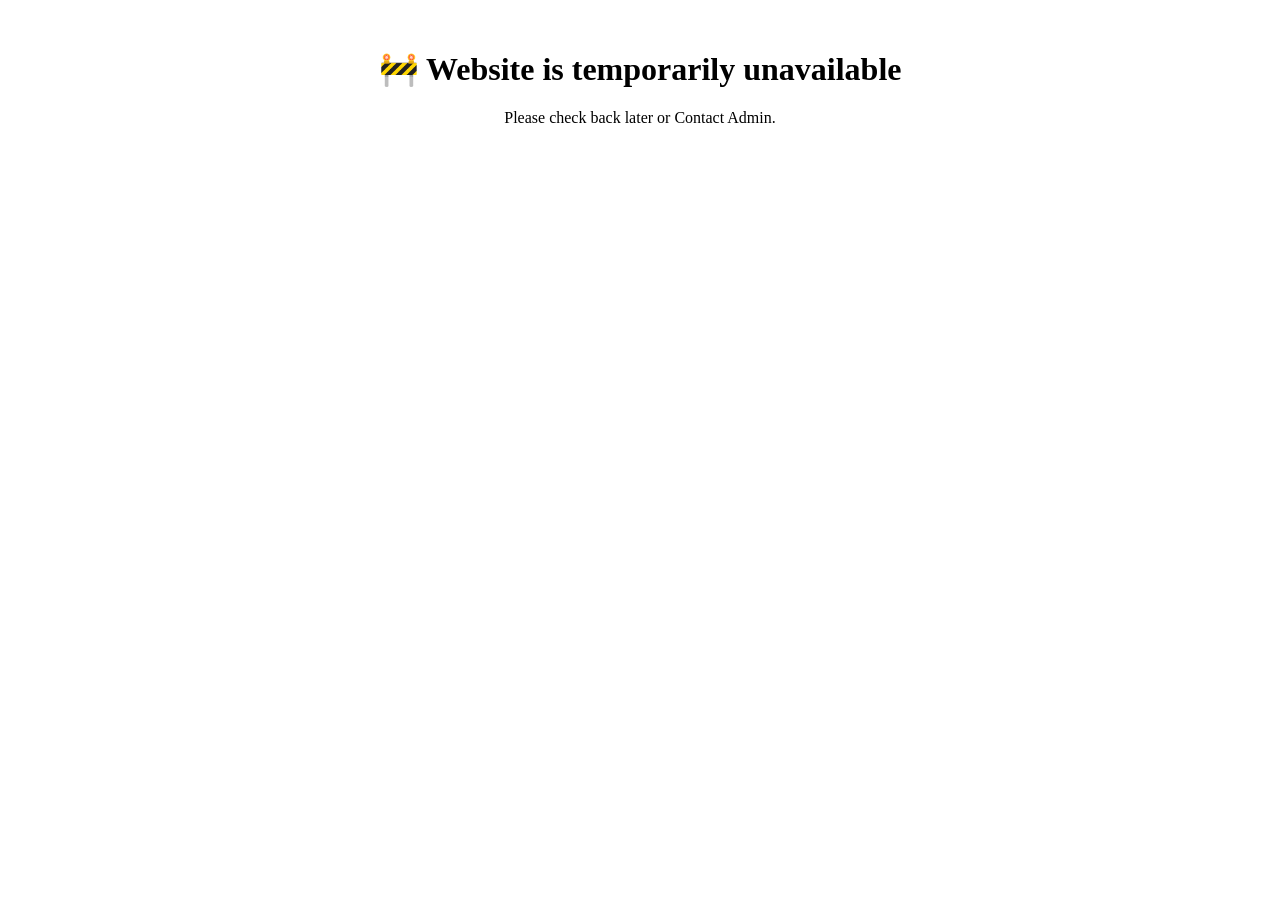
<file: index.html>
<!DOCTYPE html>
<html>
<head>
  <title>Site Offline</title>
</head>
<body style="text-align:center; margin-top:50px;">
  <h1>🚧 Website is temporarily unavailable</h1>
  <p>Please check back later or Contact Admin.</p>
</body>
</html>
</file>
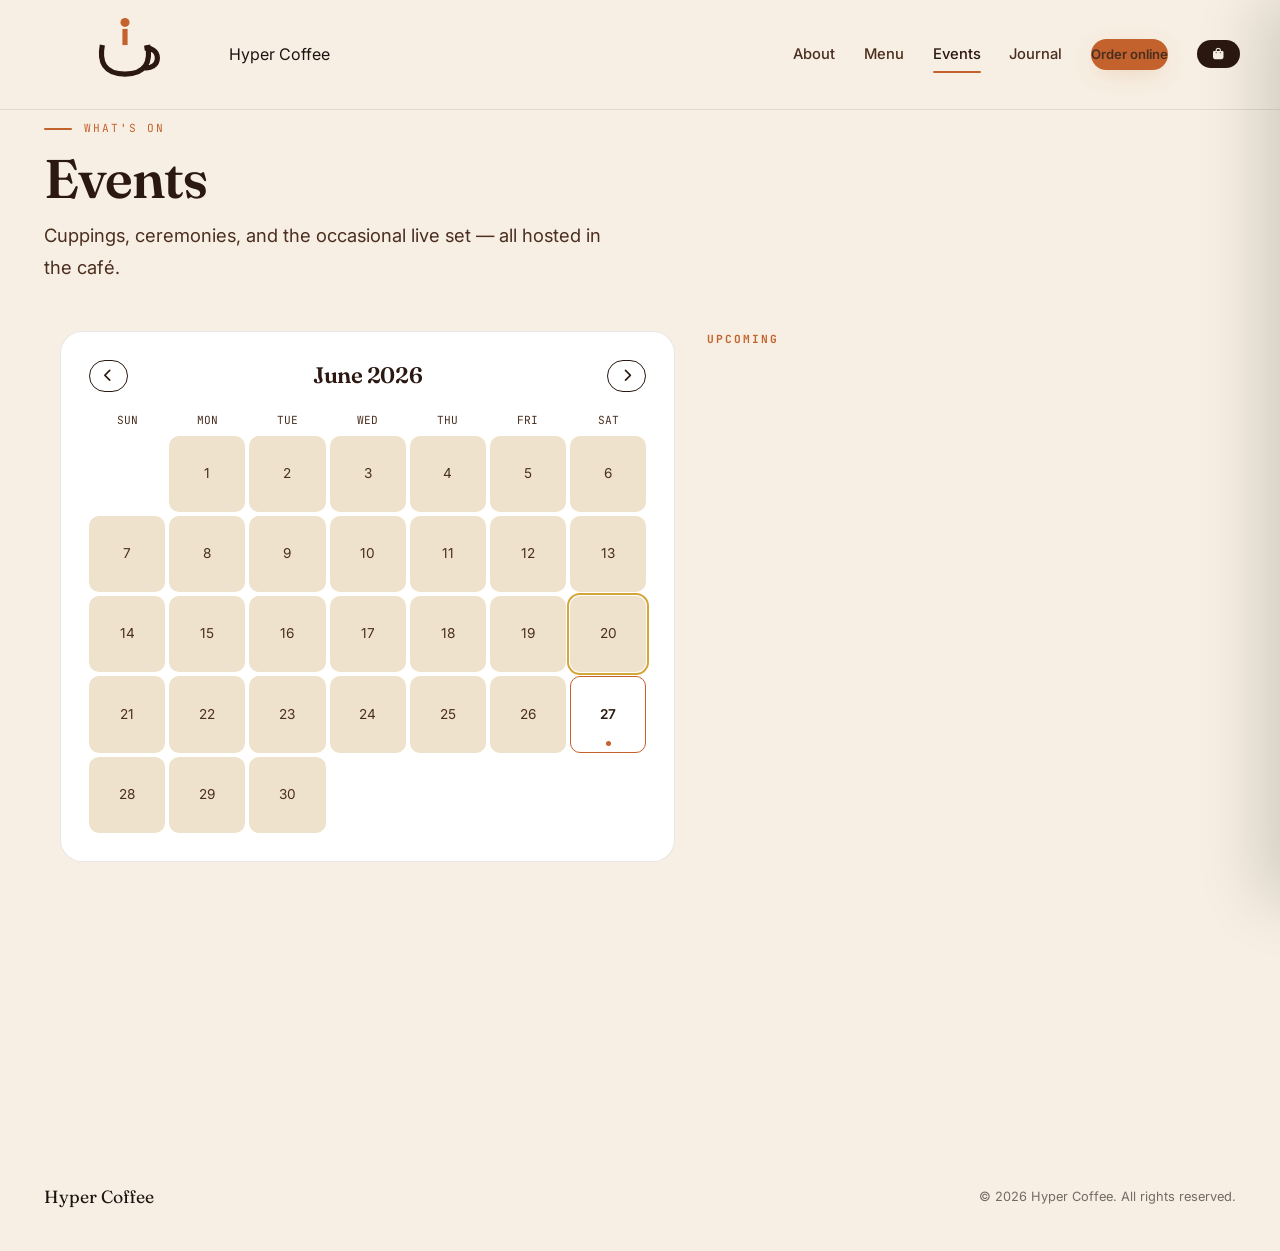
<file: Events.html>
<!DOCTYPE html>
<html lang="en">
<head>
<meta charset="UTF-8" />
<meta name="viewport" content="width=device-width, initial-scale=1.0" />
<title>Events | Hyper Coffee</title>
<meta name="description" content="Cuppings, ceremonies, and live music at Hyper Coffee, Bole, Addis Ababa." />
<link rel="preconnect" href="https://fonts.googleapis.com">
<link href="https://fonts.googleapis.com/css2?family=Fraunces:opsz,wght@9..144,400..700&family=Inter:wght@400;500;600;700&family=JetBrains+Mono:wght@400;500;600&display=swap" rel="stylesheet">
<link rel="stylesheet" href="https://cdnjs.cloudflare.com/ajax/libs/font-awesome/6.5.1/css/all.min.css" />
<link rel="stylesheet" href="assets/style.css">
<link rel="manifest" href="manifest.json">
<meta name="theme-color" content="#2B1810">
</head>
<body>

<header class="site-header">
  <div class="wrap">
    <a href="index.html" class="brand">
      <svg class="brand-mark" viewBox="0 0 32 32" fill="none">
        <path d="M9 13c-1 5 0.5 9 7 9s8-4 7-9" stroke="#2B1810" stroke-width="1.6" fill="none"/>
        <path d="M22 14c2-0.3 4 0.8 4 3s-2 3.3-4 3" stroke="#2B1810" stroke-width="1.6" fill="none"/>
        <path d="M16 13V8" stroke="#C4622D" stroke-width="1.6"/>
        <circle cx="16" cy="6" r="1.4" fill="#C4622D"/>
      </svg>
      Hyper Coffee
    </a>
    <nav class="nav-links">
      <a href="index.html#about">About</a>
      <a href="index.html#menu">Menu</a>
      <a href="events.html" class="active">Events</a>
      <a href="journal.html">Journal</a>
      <a href="order.html" class="btn btn-primary btn-sm">Order online</a>
      <button class="nav-cart" data-open-cart aria-label="Open cart"><i class="fas fa-bag-shopping"></i><span class="cart-badge" style="display:none;">0</span></button>
    </nav>
    <button id="menu-btn" class="menu-btn" aria-label="Open menu"><span></span><span></span><span></span></button>
  </div>
</header>
<div id="mobile-panel" class="mobile-panel">
  <a href="index.html#about">About</a>
  <a href="index.html#menu">Menu</a>
  <a href="events.html">Events</a>
  <a href="journal.html">Journal</a>
  <a href="order.html" style="color:var(--terracotta);">Order online →</a>
</div>

<section style="padding:7.5rem 1.5rem 3rem; max-width:1240px; margin:0 auto;">
  <div class="eyebrow-line"><span class="rule"></span><span class="h-eyebrow">What's on</span></div>
  <h1 class="h-display" style="font-size:clamp(2.2rem,5vw,3.4rem); color:var(--roast);">Events</h1>
  <p class="body-lg" style="color:var(--roast-soft); max-width:36rem; margin-top:0.75rem;">Cuppings, ceremonies, and the occasional live set — all hosted in the café.</p>
</section>

<section class="wrap" style="max-width:1240px; padding-bottom:3rem; display:grid; grid-template-columns:1fr; gap:2rem;" id="events-layout">

  <!-- Calendar -->
  <div data-reveal style="background:#fff; border-radius:22px; border:1px solid var(--line); padding:1.75rem;">
    <div style="display:flex; justify-content:space-between; align-items:center; margin-bottom:1.25rem;">
      <button id="cal-prev" aria-label="Previous month" class="btn btn-outline btn-sm" style="padding:0.5rem 0.9rem;"><i class="fas fa-chevron-left"></i></button>
      <h2 id="cal-title" class="h-display" style="font-size:1.4rem; color:var(--roast); margin:0;"></h2>
      <button id="cal-next" aria-label="Next month" class="btn btn-outline btn-sm" style="padding:0.5rem 0.9rem;"><i class="fas fa-chevron-right"></i></button>
    </div>
    <div style="display:grid; grid-template-columns:repeat(7,1fr); gap:4px; text-align:center; font-family:var(--mono); font-size:0.7rem; color:var(--roast-soft); margin-bottom:0.4rem;">
      <span>SUN</span><span>MON</span><span>TUE</span><span>WED</span><span>THU</span><span>FRI</span><span>SAT</span>
    </div>
    <div id="cal-grid" style="display:grid; grid-template-columns:repeat(7,1fr); gap:4px;"></div>
  </div>

  <!-- Event list for selected/upcoming -->
  <div>
    <h3 class="h-eyebrow" style="margin-bottom:1rem;" id="event-list-label">Upcoming</h3>
    <div id="event-list" style="display:flex; flex-direction:column; gap:1rem;"></div>
  </div>
</section>

<footer class="site-footer">
  <div class="wrap" style="padding:2.5rem 1.5rem; display:flex; flex-wrap:wrap; justify-content:space-between; align-items:center; gap:1rem;">
    <span style="font-family:var(--serif); font-size:1.1rem;">Hyper Coffee</span>
    <span style="font-size:0.8rem; opacity:0.6;">&copy; 2026 Hyper Coffee. All rights reserved.</span>
  </div>
</footer>

<div id="cart-overlay" class="cart-overlay" data-close-cart></div>
<div id="cart-drawer" class="cart-drawer">
  <div style="padding:1.5rem; border-bottom:1px solid var(--line); display:flex; justify-content:space-between; align-items:center;">
    <h3 class="h-display" style="font-size:1.3rem; margin:0;">Your cup</h3>
    <button data-close-cart aria-label="Close cart" style="background:none; border:none; font-size:1.3rem; cursor:pointer; color:var(--roast);">&times;</button>
  </div>
  <div id="cart-drawer-body" style="flex:1; overflow-y:auto; padding:0.5rem 1.5rem;"></div>
  <div id="cart-drawer-footer" style="padding:1.5rem; border-top:1px solid var(--line);"></div>
</div>

<style>
@media (min-width:900px){ #events-layout{grid-template-columns:1.2fr 1fr !important; align-items:flex-start;} }
.cal-day{
  aspect-ratio:1; display:flex; flex-direction:column; align-items:center; justify-content:center;
  border-radius:10px; font-size:0.85rem; cursor:default; position:relative; background:var(--cream-deep);
  color:var(--roast-soft);
}
.cal-day.empty{background:transparent;}
.cal-day.has-event{background:#fff; border:1.5px solid var(--terracotta); color:var(--roast); cursor:pointer; font-weight:600;}
.cal-day.has-event:hover{background:var(--terracotta); color:#fff;}
.cal-day .dot{width:5px; height:5px; border-radius:50%; background:var(--terracotta); position:absolute; bottom:6px;}
.cal-day.has-event:hover .dot{background:#fff;}
.cal-day.today{outline:2px solid var(--gold); outline-offset:1px;}
.event-card{background:#fff; border-radius:16px; border:1px solid var(--line); padding:1.25rem; display:flex; gap:1rem;}
.event-date-chip{flex:0 0 56px; height:56px; background:var(--roast); color:var(--cream); border-radius:12px; display:flex; flex-direction:column; align-items:center; justify-content:center; font-family:var(--mono);}
.event-date-chip .num{font-size:1.3rem; font-weight:700; line-height:1;}
.event-date-chip .mon{font-size:0.62rem; letter-spacing:0.06em; text-transform:uppercase; opacity:0.8;}
</style>

<script src="assets/site.js"></script>
<script>
// Events keyed by ISO date "YYYY-MM-DD"
const EVENTS = {
  "2026-07-04": { title:"Cupping & Ceremony", time:"10:00 AM", desc:"Guided tasting + full traditional buna ceremony with our head roaster. Free, limited seats." },
  "2026-06-27": { title:"Live Acoustic Set", time:"7:00 PM", desc:"Local acoustic duo plays the courtyard. No cover, just buy a coffee." },
  "2026-07-11": { title:"Roasting 101 Workshop", time:"11:00 AM", desc:"A hands-on intro to roast curves and tasting, capped at 8 guests." },
  "2026-07-18": { title:"Open Mic Night", time:"6:30 PM", desc:"Sign up at the counter — poetry, music, anything goes." },
  "2026-08-01": { title:"Cupping & Ceremony", time:"10:00 AM", desc:"Our monthly guided tasting and buna ceremony." },
};

let viewDate = new Date(2026, 5, 20); // June 20, 2026 — today
const today = new Date(2026, 5, 20);

function pad(n){ return n.toString().padStart(2,'0'); }
function isoOf(y,m,d){ return `${y}-${pad(m+1)}-${pad(d)}`; }

function renderCalendar(){
  const y = viewDate.getFullYear(), m = viewDate.getMonth();
  document.getElementById('cal-title').textContent = viewDate.toLocaleString('en-US',{month:'long', year:'numeric'});
  const firstDay = new Date(y,m,1).getDay();
  const daysInMonth = new Date(y,m+1,0).getDate();
  const grid = document.getElementById('cal-grid');
  let html = '';
  for(let i=0;i<firstDay;i++) html += `<div class="cal-day empty"></div>`;
  for(let d=1; d<=daysInMonth; d++){
    const iso = isoOf(y,m,d);
    const hasEvent = !!EVENTS[iso];
    const isToday = (y===today.getFullYear() && m===today.getMonth() && d===today.getDate());
    html += `<div class="cal-day ${hasEvent?'has-event':''} ${isToday?'today':''}" data-iso="${iso}" tabindex="0" role="button">${d}${hasEvent?'<span class="dot"></span>':''}</div>`;
  }
  grid.innerHTML = html;
  grid.querySelectorAll('.cal-day.has-event').forEach(el => {
    el.addEventListener('click', () => renderEventList(el.dataset.iso));
    el.addEventListener('keydown', (e) => { if(e.key==='Enter') renderEventList(el.dataset.iso); });
  });
}

function monthAbbrev(m){ return ['JAN','FEB','MAR','APR','MAY','JUN','JUL','AUG','SEP','OCT','NOV','DEC'][m]; }

function renderEventList(filterIso){
  const label = document.getElementById('event-list-label');
  const list = document.getElementById('event-list');
  let entries = Object.entries(EVENTS).sort((a,b)=> a[0]<b[0]?-1:1);
  if(filterIso){
    entries = entries.filter(([iso]) => iso === filterIso);
    label.textContent = new Date(filterIso+'T00:00:00').toLocaleDateString('en-US',{month:'long', day:'numeric'});
  } else {
    entries = entries.filter(([iso]) => iso >= isoOf(today.getFullYear(),today.getMonth(),today.getDate()));
    label.textContent = 'Upcoming';
  }
  if(!entries.length){
    list.innerHTML = '<div class="empty-state">No events on this day.</div>';
    return;
  }
  list.innerHTML = entries.map(([iso, ev]) => {
    const d = new Date(iso+'T00:00:00');
    return `
    <div class="event-card" data-reveal>
      <div class="event-date-chip"><span class="num">${d.getDate()}</span><span class="mon">${monthAbbrev(d.getMonth())}</span></div>
      <div>
        <p style="font-weight:700; margin:0 0 0.2rem; color:var(--roast);">${ev.title}</p>
        <p style="font-family:var(--mono); font-size:0.78rem; color:var(--terracotta); margin:0 0 0.4rem;">${ev.time}</p>
        <p style="font-size:0.88rem; color:var(--roast-soft); margin:0;">${ev.desc}</p>
      </div>
    </div>`;
  }).join('');
}

document.getElementById('cal-prev').addEventListener('click', () => { viewDate.setMonth(viewDate.getMonth()-1); renderCalendar(); });
document.getElementById('cal-next').addEventListener('click', () => { viewDate.setMonth(viewDate.getMonth()+1); renderCalendar(); });

renderCalendar();
renderEventList(null);
</script>
</body>
</html>
</file>
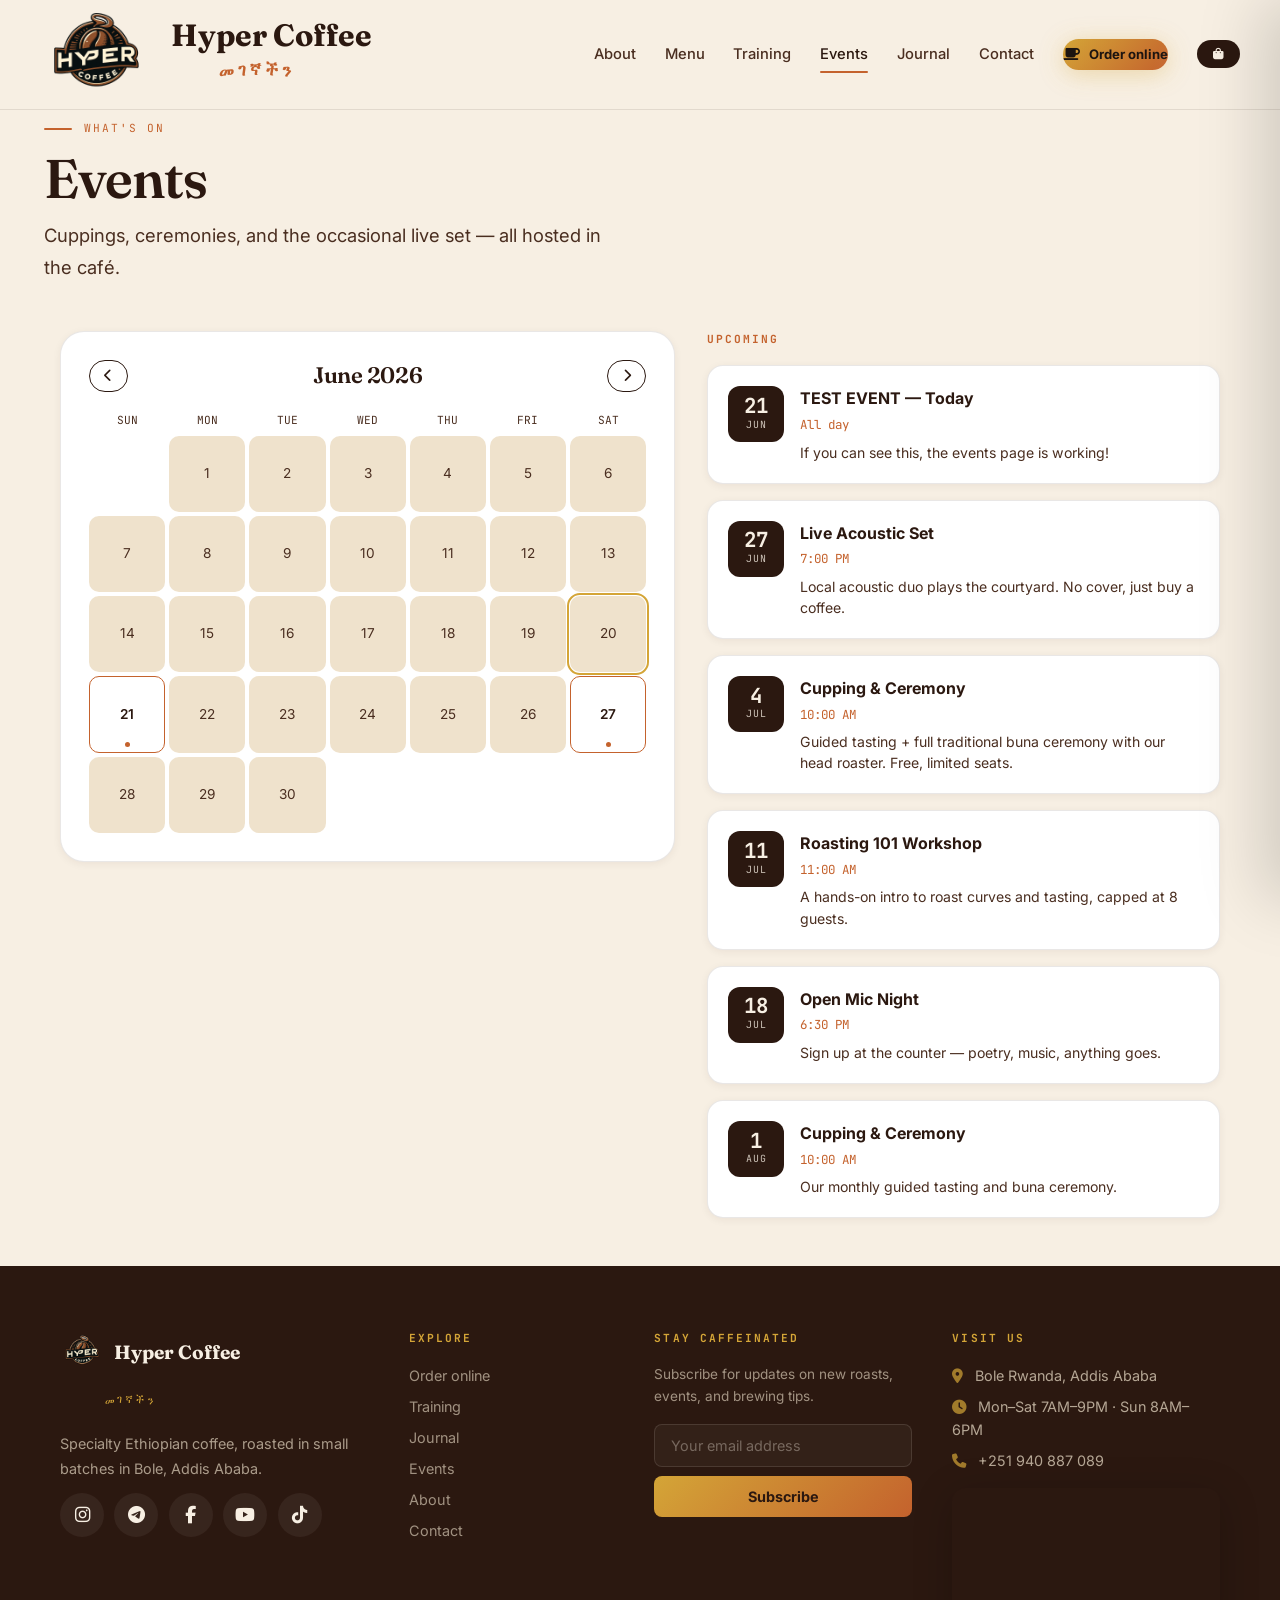
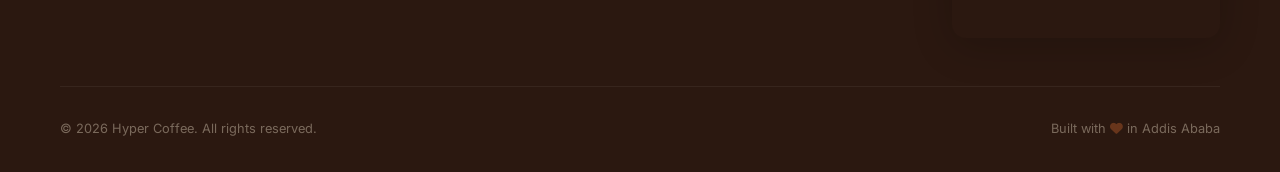
<file: events.html>
<!DOCTYPE html>
<html lang="en">
<head>
  <meta charset="UTF-8" />
  <meta name="viewport" content="width=device-width, initial-scale=1.0" />
  <title>Events | Hyper Coffee</title>
  <meta name="description" content="Cuppings, ceremonies, and live music at Hyper Coffee, Bole, Addis Ababa." />
  <link rel="preconnect" href="https://fonts.googleapis.com">
  <link href="https://fonts.googleapis.com/css2?family=Fraunces:opsz,wght@9..144,400..700&family=Inter:wght@400;500;600;700&family=JetBrains+Mono:wght@400;500;600&display=swap" rel="stylesheet">
  <link rel="stylesheet" href="https://cdnjs.cloudflare.com/ajax/libs/font-awesome/6.5.1/css/all.min.css" />
  <link rel="stylesheet" href="assets/style.css">
  <link rel="manifest" href="manifest.json">
  <meta name="theme-color" content="#2B1810">

  <style>
    /* ----- Event page specific styles (enhanced) ---- */
    
    /* Calendar container */
    .calendar-wrap {
      background: #fff;
      border-radius: 24px;
      border: 1px solid var(--line);
      padding: 1.75rem;
      box-shadow: var(--shadow-sm);
      transition: box-shadow 0.4s cubic-bezier(0.16, 1, 0.3, 1);
    }
    .calendar-wrap:hover {
      box-shadow: var(--shadow-md);
    }

    /* Calendar grid */
    #cal-grid {
      display: grid;
      grid-template-columns: repeat(7, 1fr);
      gap: 4px;
    }

    .cal-day {
      aspect-ratio: 1;
      display: flex;
      flex-direction: column;
      align-items: center;
      justify-content: center;
      border-radius: 10px;
      font-size: 0.85rem;
      cursor: default;
      position: relative;
      background: var(--cream-deep);
      color: var(--roast-soft);
      transition: background 0.25s ease, color 0.25s ease, transform 0.2s ease;
    }
    .cal-day.empty {
      background: transparent;
    }
    .cal-day.has-event {
      background: #fff;
      border: 1.5px solid var(--terracotta);
      color: var(--roast);
      cursor: pointer;
      font-weight: 600;
    }
    .cal-day.has-event:hover {
      background: var(--terracotta);
      color: #fff;
      transform: scale(1.05);
    }
    .cal-day .dot {
      width: 5px;
      height: 5px;
      border-radius: 50%;
      background: var(--terracotta);
      position: absolute;
      bottom: 5px;
      transition: background 0.25s ease;
    }
    .cal-day.has-event:hover .dot {
      background: #fff;
    }
    .cal-day.today {
      outline: 2px solid var(--gold);
      outline-offset: 1px;
    }

    /* Event cards */
    #event-list .event-card {
      background: #ffffff;
      border: 1px solid var(--line);
      border-radius: 16px;
      padding: 1.25rem;
      display: flex;
      gap: 1rem;
      transition: transform 0.35s cubic-bezier(0.16, 1, 0.3, 1),
                  box-shadow 0.35s cubic-bezier(0.16, 1, 0.3, 1);
      box-shadow: var(--shadow-sm);
    }
    #event-list .event-card:hover {
      transform: translateY(-4px);
      box-shadow: var(--shadow-md);
    }

    #event-list .event-card .event-title {
      font-weight: 700;
      margin: 0 0 0.2rem;
      color: var(--roast);
      font-size: 1rem;
    }
    #event-list .event-card .event-time {
      font-family: var(--mono);
      font-size: 0.78rem;
      color: var(--terracotta);
      margin: 0 0 0.4rem;
    }
    #event-list .event-card .event-desc {
      font-size: 0.88rem;
      color: var(--roast-soft);
      margin: 0;
      line-height: 1.5;
    }

    .event-date-chip {
      flex: 0 0 56px;
      height: 56px;
      background: var(--roast);
      color: var(--cream);
      border-radius: 12px;
      display: flex;
      flex-direction: column;
      align-items: center;
      justify-content: center;
      font-family: var(--mono);
    }
    .event-date-chip .num {
      font-size: 1.3rem;
      font-weight: 700;
      line-height: 1;
      color: var(--cream);
    }
    .event-date-chip .mon {
      font-size: 0.62rem;
      letter-spacing: 0.06em;
      text-transform: uppercase;
      opacity: 0.8;
      color: var(--cream);
    }

    /* Empty state */
    .empty-state {
      text-align: center;
      padding: 2rem 1rem;
      color: var(--roast-soft);
      opacity: 0.6;
      font-size: 0.95rem;
    }

    /* Responsive */
    @media (min-width: 900px) {
      #events-layout {
        grid-template-columns: 1.2fr 1fr !important;
        align-items: flex-start;
      }
    }

    @media (max-width: 640px) {
      .calendar-wrap {
        padding: 1.25rem;
      }
      #event-list .event-card {
        padding: 1rem;
        flex-wrap: wrap;
      }
      .event-date-chip {
        flex: 0 0 48px;
        height: 48px;
      }
      .event-date-chip .num {
        font-size: 1.1rem;
      }
    }
  </style>
</head>
<body>

<!-- ===== HEADER (premium with Amharic) ===== -->
<header class="site-header">
  <div class="wrap">
    <a href="/" class="brand" style="text-decoration:none; max-width:100%;">
      <img src="assets/images/hyperlogo.png" alt="Hyper Coffee" class="brand-mark" 
           style="width:clamp(4rem, 9vw, 7rem); height:auto; flex-shrink:0; margin-top:0;">
      <div class="brand-details" style="display:flex; flex-direction:column; align-items:flex-start; gap:0.2rem;">
        <span class="brand-name" style="font-family:var(--serif); font-weight:700; font-size:clamp(1.2rem, 2.6vw, 2.4rem); color:var(--roast); white-space:nowrap; line-height:1.2;">Hyper Coffee</span>
        <svg style="display:block; margin:0; width:clamp(130px, 18vw, 180px); height:auto; flex-shrink:0;" viewBox="0 0 140 28" preserveAspectRatio="xMidYMid meet">
          <text font-family="'Fraunces', serif" font-size="clamp(11px, 1.6vw, 14px)" fill="var(--terracotta)" font-weight="600" letter-spacing="2.5">
            <textPath href="#brandCurve" startOffset="50%" text-anchor="middle">መገኛችን</textPath>
          </text>
          <defs>
            <path id="brandCurve" d="M20,20 Q70,8 120,20"/>
          </defs>
        </svg>
      </div>
    </a>
    <nav class="nav-links">
      <a href="/#about">About</a>
      <a href="/#menu">Menu</a>
      <a href="/training">Training</a>
      <a href="/events" class="active">Events</a>
      <a href="/journal">Journal</a>
      <a href="/#contact">Contact</a>
      <a href="/order" class="btn btn-accent btn-sm" style="font-family:var(--sans);">
        <i class="fas fa-coffee" style="font-size:0.85rem;"></i> Order online
      </a>
      <button class="nav-cart" data-open-cart aria-label="Open cart">
        <i class="fas fa-bag-shopping"></i>
        <span class="cart-badge" style="display:none;">0</span>
      </button>
    </nav>
    <button id="menu-btn" class="menu-btn" aria-label="Open menu">
      <span></span><span></span><span></span>
    </button>
  </div>
</header>
<div id="mobile-panel" class="mobile-panel">
  <a href="/#about">About</a>
  <a href="/#menu">Menu</a>
  <a href="/training">Training</a>
  <a href="/events">Events</a>
  <a href="/journal">Journal</a>
  <a href="/#contact">Contact</a>
  <a href="/order" style="color:var(--terracotta); font-weight:700;">Order online →</a>
</div>

<!-- ===== HERO ===== -->
<section style="padding:7.5rem 1.5rem 3rem; max-width:1240px; margin:0 auto;">
  <div class="eyebrow-line"><span class="rule"></span><span class="h-eyebrow">What's on</span></div>
  <h1 class="h-display" style="font-size:clamp(2.2rem,5vw,3.4rem); color:var(--roast);">Events</h1>
  <p class="body-lg" style="color:var(--roast-soft); max-width:36rem; margin-top:0.75rem;">Cuppings, ceremonies, and the occasional live set — all hosted in the café.</p>
</section>

<!-- ===== CALENDAR + EVENT LIST ===== -->
<section class="wrap" style="max-width:1240px; padding-bottom:3rem; display:grid; grid-template-columns:1fr; gap:2rem;" id="events-layout">

  <!-- Calendar -->
  <div class="calendar-wrap" data-reveal>
    <div style="display:flex; justify-content:space-between; align-items:center; margin-bottom:1.25rem;">
      <button id="cal-prev" aria-label="Previous month" class="btn btn-outline btn-sm" style="padding:0.5rem 0.9rem;">
        <i class="fas fa-chevron-left"></i>
      </button>
      <h2 id="cal-title" class="h-display" style="font-size:1.4rem; color:var(--roast); margin:0;"></h2>
      <button id="cal-next" aria-label="Next month" class="btn btn-outline btn-sm" style="padding:0.5rem 0.9rem;">
        <i class="fas fa-chevron-right"></i>
      </button>
    </div>
    <div style="display:grid; grid-template-columns:repeat(7,1fr); gap:4px; text-align:center; font-family:var(--mono); font-size:0.7rem; color:var(--roast-soft); margin-bottom:0.4rem;">
      <span>SUN</span><span>MON</span><span>TUE</span><span>WED</span><span>THU</span><span>FRI</span><span>SAT</span>
    </div>
    <div id="cal-grid"></div>
  </div>

  <!-- Event list -->
  <div data-reveal>
    <h3 class="h-eyebrow" style="margin-bottom:1rem; color:var(--terracotta) !important;" id="event-list-label">Upcoming</h3>
    <div id="event-list" style="display:flex; flex-direction:column; gap:1rem;"></div>
  </div>
</section>

<!-- ===== ENHANCED FOOTER (with Amharic) ===== -->
<footer class="footer-enhanced">
  <div class="wrap">
    <div class="footer-grid">
      <!-- Brand + Social -->
      <div class="footer-brand">
        <div class="brand-row">
          <img src="assets/images/hyperlogo.png" alt="Hyper Coffee" style="width:44px; height:44px;">
          <span class="brand-name">Hyper Coffee</span>
        </div>
        <!-- Amharic signature in footer (preserved) -->
        <svg width="140" height="30" viewBox="0 0 140 30" style="display:block; margin:2px 0;">
          <text font-family="'Fraunces', serif" font-size="11" fill="var(--gold)" font-weight="500" letter-spacing="2.5">
            <textPath href="#footerCurve" startOffset="50%" text-anchor="middle">መገኛችን</textPath>
          </text>
          <defs>
            <path id="footerCurve" d="M20,22 Q70,8 120,22"/>
          </defs>
        </svg>
        <p>Specialty Ethiopian coffee, roasted in small batches in Bole, Addis Ababa.</p>
        <div class="footer-social">
          <a href="#" aria-label="Instagram"><i class="fab fa-instagram"></i></a>
          <a href="#" aria-label="Telegram"><i class="fab fa-telegram-plane"></i></a>
          <a href="#" aria-label="Facebook"><i class="fab fa-facebook-f"></i></a>
          <a href="#" aria-label="YouTube"><i class="fab fa-youtube"></i></a>
          <a href="#" aria-label="TikTok"><i class="fab fa-tiktok"></i></a>
        </div>
      </div>

      <!-- Quick Links -->
      <div class="footer-links">
        <h4>Explore</h4>
        <a href="/order">Order online</a>
        <a href="/training">Training</a>
        <a href="/journal">Journal</a>
        <a href="/events">Events</a>
        <a href="/#about">About</a>
        <a href="/#contact">Contact</a>
      </div>

      <!-- Newsletter -->
      <div class="footer-newsletter">
        <h4>Stay caffeinated</h4>
        <p>Subscribe for updates on new roasts, events, and brewing tips.</p>
        <form id="newsletter-form" action="https://formspree.io/f/xeeddjzw" method="POST">
          <input type="email" name="email" placeholder="Your email address" required>
          <button type="submit" class="btn-subscribe">Subscribe</button>
        </form>
      </div>

      <!-- Location + Map -->
      <div>
        <div class="footer-links">
          <h4>Visit us</h4>
          <p style="font-size:0.9rem; opacity:0.7; margin-bottom:0.5rem;">
            <i class="fas fa-location-dot" style="color:var(--gold); margin-right:0.5rem;"></i>
            Bole Rwanda, Addis Ababa
          </p>
          <p style="font-size:0.9rem; opacity:0.7; margin-bottom:0.5rem;">
            <i class="fas fa-clock" style="color:var(--gold); margin-right:0.5rem;"></i>
            Mon–Sat 7AM–9PM · Sun 8AM–6PM
          </p>
          <p style="font-size:0.9rem; opacity:0.7; margin-bottom:1rem;">
            <i class="fas fa-phone" style="color:var(--gold); margin-right:0.5rem;"></i>
            +251 940 887 089
          </p>
        </div>
        <div class="footer-map">
          <iframe 
            src="https://www.google.com/maps/embed?pb=!1m18!1m12!1m3!1d3940.123456789!2d38.7577!3d8.9806!2m3!1f0!2f0!3f0!3m2!1i1024!2i768!4f13.1!3m3!1m2!1s0x0%3A0x0!2zOMKwNTgnNTAuMiJOIDM4wrA0NScyNy43IkU!5e0!3m2!1sen!2sus!4v1610000000000" 
            loading="lazy" 
            referrerpolicy="no-referrer-when-downgrade"
            title="Hyper Coffee Location Map">
          </iframe>
        </div>
      </div>
    </div>

    <div class="footer-bottom">
      <span>&copy; 2026 Hyper Coffee. All rights reserved.</span>
      <span>Built with <i class="fas fa-heart" style="color:var(--terracotta);"></i> in Addis Ababa</span>
    </div>
  </div>
</footer>

<!-- ===== CART DRAWER ===== -->
<div id="cart-overlay" class="cart-overlay" data-close-cart></div>
<div id="cart-drawer" class="cart-drawer">
  <div style="padding:1.5rem; border-bottom:1px solid var(--line); display:flex; justify-content:space-between; align-items:center;">
    <h3 class="h-display" style="font-size:1.3rem; margin:0;">Your cup</h3>
    <button data-close-cart aria-label="Close cart" style="background:none; border:none; font-size:1.3rem; cursor:pointer; color:var(--roast);">&times;</button>
  </div>
  <div id="cart-drawer-body" style="flex:1; overflow-y:auto; padding:0.5rem 1.5rem;"></div>
  <div id="cart-drawer-footer" style="padding:1.5rem; border-top:1px solid var(--line);"></div>
</div>

<script src="assets/site.js"></script>
<script>
// ============================================================
//  EVENTS DATA — Edit this to add/remove events
// ============================================================
const EVENTS = {
  "2026-06-21": { title:"TEST EVENT — Today", time:"All day", desc:"If you can see this, the events page is working!" },
  "2026-07-04": { title:"Cupping & Ceremony", time:"10:00 AM", desc:"Guided tasting + full traditional buna ceremony with our head roaster. Free, limited seats." },
  "2026-06-27": { title:"Live Acoustic Set", time:"7:00 PM", desc:"Local acoustic duo plays the courtyard. No cover, just buy a coffee." },
  "2026-07-11": { title:"Roasting 101 Workshop", time:"11:00 AM", desc:"A hands-on intro to roast curves and tasting, capped at 8 guests." },
  "2026-07-18": { title:"Open Mic Night", time:"6:30 PM", desc:"Sign up at the counter — poetry, music, anything goes." },
  "2026-08-01": { title:"Cupping & Ceremony", time:"10:00 AM", desc:"Our monthly guided tasting and buna ceremony." },
};

// ============================================================
//  CALENDAR ENGINE — Do not edit below
// ============================================================
let viewDate = new Date(2026, 5, 20);
const today = new Date(2026, 5, 20);

function pad(n){ return n.toString().padStart(2,'0'); }
function isoOf(y,m,d){ return `${y}-${pad(m+1)}-${pad(d)}`; }
function monthAbbrev(m){ return ['JAN','FEB','MAR','APR','MAY','JUN','JUL','AUG','SEP','OCT','NOV','DEC'][m]; }

function renderCalendar(){
  const y = viewDate.getFullYear(), m = viewDate.getMonth();
  document.getElementById('cal-title').textContent = viewDate.toLocaleString('en-US',{month:'long', year:'numeric'});
  const firstDay = new Date(y,m,1).getDay();
  const daysInMonth = new Date(y,m+1,0).getDate();
  const grid = document.getElementById('cal-grid');
  let html = '';
  for(let i=0;i<firstDay;i++) html += `<div class="cal-day empty"></div>`;
  for(let d=1; d<=daysInMonth; d++){
    const iso = isoOf(y,m,d);
    const hasEvent = !!EVENTS[iso];
    const isToday = (y===today.getFullYear() && m===today.getMonth() && d===today.getDate());
    html += `<div class="cal-day ${hasEvent?'has-event':''} ${isToday?'today':''}" data-iso="${iso}" tabindex="0" role="button">${d}${hasEvent?'<span class="dot"></span>':''}</div>`;
  }
  grid.innerHTML = html;
  grid.querySelectorAll('.cal-day.has-event').forEach(el => {
    el.addEventListener('click', () => renderEventList(el.dataset.iso));
    el.addEventListener('keydown', (e) => { if(e.key==='Enter') renderEventList(el.dataset.iso); });
  });
}

function renderEventList(filterIso){
  const label = document.getElementById('event-list-label');
  const list = document.getElementById('event-list');
  let entries = Object.entries(EVENTS).sort((a,b)=> a[0] < b[0] ? -1 : 1);
  if(filterIso){
    entries = entries.filter(([iso]) => iso === filterIso);
    const d = new Date(filterIso + 'T00:00:00');
    label.textContent = d.toLocaleDateString('en-US', { month:'long', day:'numeric', year:'numeric' });
  } else {
    const todayIso = isoOf(today.getFullYear(), today.getMonth(), today.getDate());
    entries = entries.filter(([iso]) => iso >= todayIso);
    label.textContent = 'Upcoming';
  }
  if(!entries.length){
    list.innerHTML = '<div class="empty-state">✨ No events on this day.</div>';
    return;
  }
  list.innerHTML = entries.map(([iso, ev]) => {
    const d = new Date(iso+'T00:00:00');
    return `
    <div class="event-card">
      <div class="event-date-chip">
        <span class="num">${d.getDate()}</span>
        <span class="mon">${monthAbbrev(d.getMonth())}</span>
      </div>
      <div>
        <p class="event-title">${ev.title}</p>
        <p class="event-time">${ev.time}</p>
        <p class="event-desc">${ev.desc}</p>
      </div>
    </div>`;
  }).join('');
}

document.getElementById('cal-prev').addEventListener('click', () => { viewDate.setMonth(viewDate.getMonth()-1); renderCalendar(); });
document.getElementById('cal-next').addEventListener('click', () => { viewDate.setMonth(viewDate.getMonth()+1); renderCalendar(); });

renderCalendar();
renderEventList(null);
console.log('Events loaded:', EVENTS);
</script>
</body>
  </html>
</file>
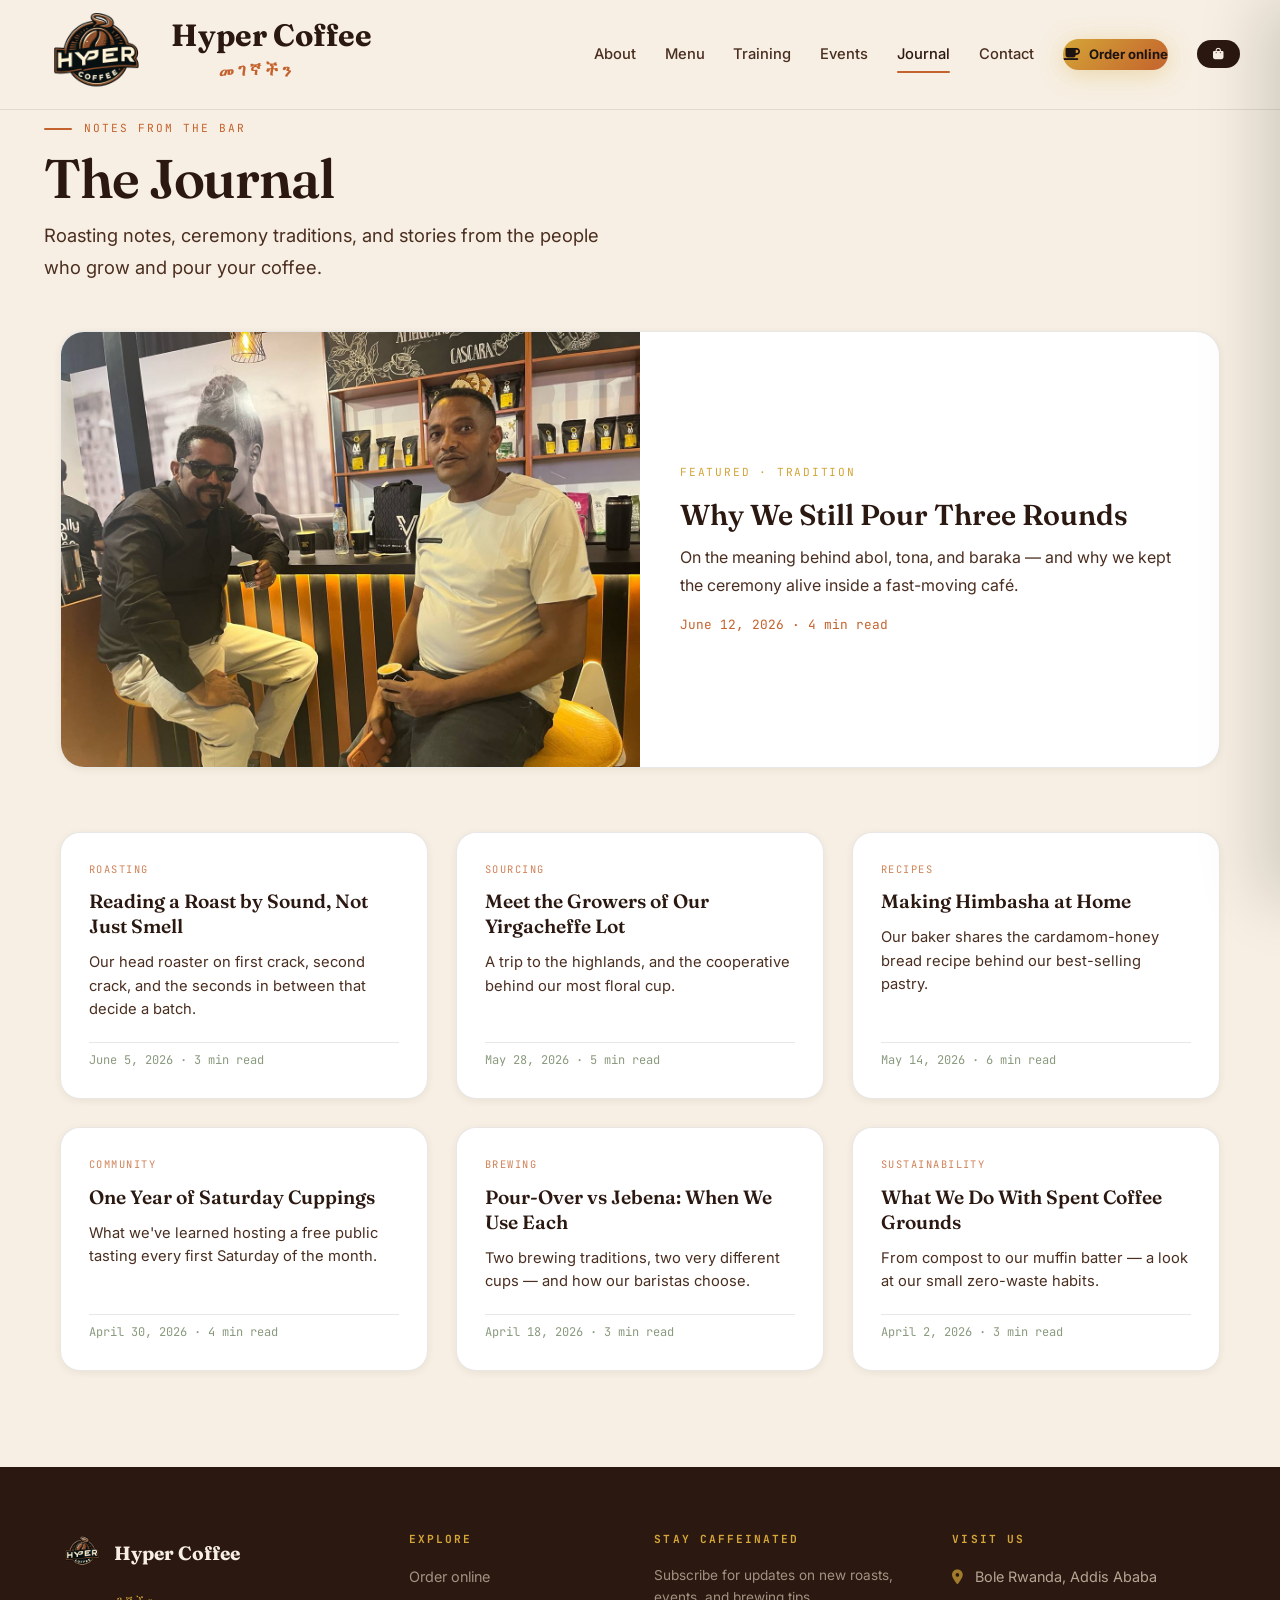
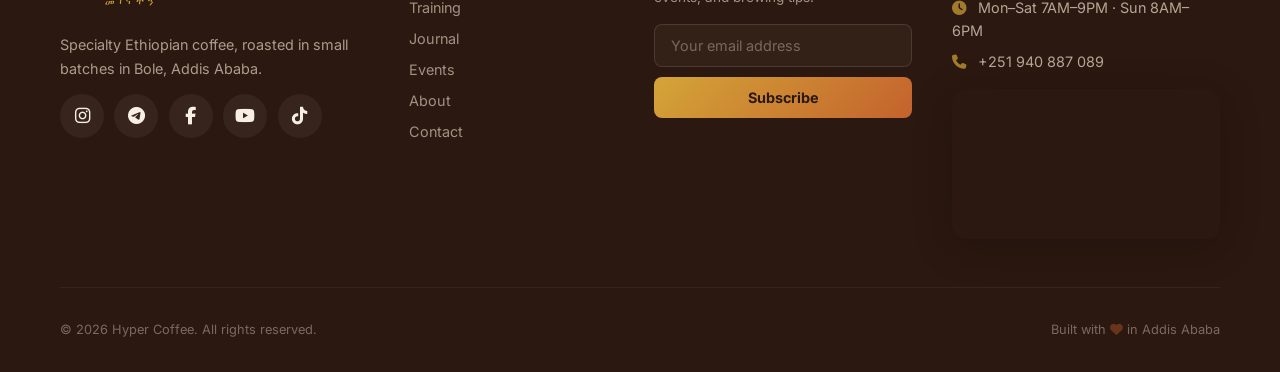
<file: journal.html>
<!DOCTYPE html>
<html lang="en">
<head>
  <meta charset="UTF-8" />
  <meta name="viewport" content="width=device-width, initial-scale=1.0" />
  <title>Journal | Hyper Coffee</title>
  <meta name="description" content="Notes on roasting, the buna ceremony, and life at Hyper Coffee in Addis Ababa." />
  <link rel="preconnect" href="https://fonts.googleapis.com">
  <link href="https://fonts.googleapis.com/css2?family=Fraunces:opsz,wght@9..144,400..700&family=Inter:wght@400;500;600;700&family=JetBrains+Mono:wght@400;500;600&display=swap" rel="stylesheet">
  <link rel="stylesheet" href="https://cdnjs.cloudflare.com/ajax/libs/font-awesome/6.5.1/css/all.min.css" />
  <link rel="stylesheet" href="assets/style.css">
  <link rel="manifest" href="manifest.json">
  <meta name="theme-color" content="#2B1810">

  <style>
    /* ----- Journal page specific styles (enhanced) ----- */

    /* Featured post */
    .featured-post {
      display: grid;
      grid-template-columns: 1fr 1fr;
      background: #fff;
      border-radius: 24px;
      overflow: hidden;
      border: 1px solid var(--line);
      box-shadow: var(--shadow-sm);
      transition: transform 0.4s cubic-bezier(0.16, 1, 0.3, 1),
                  box-shadow 0.4s cubic-bezier(0.16, 1, 0.3, 1);
    }
    .featured-post:hover {
      transform: translateY(-6px);
      box-shadow: var(--shadow-lg);
    }
    .featured-post .featured-image {
      width: 100%;
      height: 100%;
      min-height: 280px;
      object-fit: cover;
    }
    .featured-post .featured-content {
      padding: 2.5rem;
      display: flex;
      flex-direction: column;
      justify-content: center;
    }
    .featured-post .featured-content .featured-tag {
      font-family: var(--mono);
      font-size: 0.7rem;
      letter-spacing: 0.16em;
      text-transform: uppercase;
      color: var(--gold);
      margin-bottom: 0.5rem;
    }
    .featured-post .featured-content h2 {
      font-family: var(--serif);
      font-size: 1.8rem;
      font-weight: 600;
      color: var(--roast);
      margin: 0.5rem 0 0.75rem;
      line-height: 1.2;
    }
    .featured-post .featured-content p {
      color: var(--roast-soft);
      font-size: 1rem;
      line-height: 1.7;
      margin-bottom: 1rem;
    }
    .featured-post .featured-content .featured-meta {
      font-family: var(--mono);
      font-size: 0.8rem;
      color: var(--terracotta);
    }

    /* Article cards */
    .article-card {
      background: #fff;
      padding: 1.75rem;
      border-radius: 20px;
      border: 1px solid var(--line);
      box-shadow: var(--shadow-sm);
      transition: transform 0.4s cubic-bezier(0.16, 1, 0.3, 1),
                  box-shadow 0.4s cubic-bezier(0.16, 1, 0.3, 1);
      display: flex;
      flex-direction: column;
      gap: 0.5rem;
    }
    .article-card:hover {
      transform: translateY(-6px);
      box-shadow: var(--shadow-lg);
    }
    .article-card .article-tag {
      font-family: var(--mono);
      font-size: 0.65rem;
      letter-spacing: 0.14em;
      text-transform: uppercase;
      color: var(--terracotta);
      opacity: 0.8;
    }
    .article-card h3 {
      font-family: var(--serif);
      font-size: 1.2rem;
      font-weight: 600;
      color: var(--roast);
      margin: 0.25rem 0;
      line-height: 1.3;
      transition: color 0.3s ease;
    }
    .article-card:hover h3 {
      color: var(--terracotta);
    }
    .article-card .article-excerpt {
      font-size: 0.92rem;
      color: var(--roast-soft);
      line-height: 1.6;
      margin: 0 0 0.5rem;
      flex: 1;
    }
    .article-card .article-meta {
      font-family: var(--mono);
      font-size: 0.75rem;
      color: var(--sage);
      margin-top: 0.25rem;
      padding-top: 0.5rem;
      border-top: 1px solid var(--line);
    }

    /* Responsive */
    @media (max-width: 768px) {
      .featured-post {
        grid-template-columns: 1fr;
      }
      .featured-post .featured-image {
        min-height: 200px;
      }
      .featured-post .featured-content {
        padding: 1.75rem;
      }
      .featured-post .featured-content h2 {
        font-size: 1.4rem;
      }
    }

    @media (min-width: 768px) {
      #post-grid {
        grid-template-columns: repeat(3, 1fr) !important;
      }
    }

    @media (max-width: 640px) {
      .featured-post .featured-content h2 {
        font-size: 1.2rem;
      }
      .article-card {
        padding: 1.25rem;
      }
      .article-card h3 {
        font-size: 1.05rem;
      }
    }
  </style>
</head>
<body>

<!-- ===== HEADER (premium with Amharic) ===== -->
<header class="site-header">
  <div class="wrap">
    <a href="/" class="brand" style="text-decoration:none; max-width:100%;">
      <img src="assets/images/hyperlogo.png" alt="Hyper Coffee" class="brand-mark" 
           style="width:clamp(4rem, 9vw, 7rem); height:auto; flex-shrink:0; margin-top:0;">
      <div class="brand-details" style="display:flex; flex-direction:column; align-items:flex-start; gap:0.2rem;">
        <span class="brand-name" style="font-family:var(--serif); font-weight:700; font-size:clamp(1.2rem, 2.6vw, 2.4rem); color:var(--roast); white-space:nowrap; line-height:1.2;">Hyper Coffee</span>
        <svg style="display:block; margin:0; width:clamp(130px, 18vw, 180px); height:auto; flex-shrink:0;" viewBox="0 0 140 28" preserveAspectRatio="xMidYMid meet">
          <text font-family="'Fraunces', serif" font-size="clamp(11px, 1.6vw, 14px)" fill="var(--terracotta)" font-weight="600" letter-spacing="2.5">
            <textPath href="#brandCurve" startOffset="50%" text-anchor="middle">መገኛችን</textPath>
          </text>
          <defs>
            <path id="brandCurve" d="M20,20 Q70,8 120,20"/>
          </defs>
        </svg>
      </div>
    </a>
    <nav class="nav-links">
      <a href="/#about">About</a>
      <a href="/#menu">Menu</a>
      <a href="/training">Training</a>
      <a href="/events">Events</a>
      <a href="/journal" class="active">Journal</a>
      <a href="/#contact">Contact</a>
      <a href="/order" class="btn btn-accent btn-sm" style="font-family:var(--sans);">
        <i class="fas fa-coffee" style="font-size:0.85rem;"></i> Order online
      </a>
      <button class="nav-cart" data-open-cart aria-label="Open cart">
        <i class="fas fa-bag-shopping"></i>
        <span class="cart-badge" style="display:none;">0</span>
      </button>
    </nav>
    <button id="menu-btn" class="menu-btn" aria-label="Open menu">
      <span></span><span></span><span></span>
    </button>
  </div>
</header>
<div id="mobile-panel" class="mobile-panel">
  <a href="/#about">About</a>
  <a href="/#menu">Menu</a>
  <a href="/training">Training</a>
  <a href="/events">Events</a>
  <a href="/journal">Journal</a>
  <a href="/#contact">Contact</a>
  <a href="/order" style="color:var(--terracotta); font-weight:700;">Order online →</a>
</div>

<!-- ===== HERO ===== -->
<section style="padding:7.5rem 1.5rem 3rem; max-width:1240px; margin:0 auto;">
  <div class="eyebrow-line"><span class="rule"></span><span class="h-eyebrow">Notes from the bar</span></div>
  <h1 class="h-display" style="font-size:clamp(2.2rem,5vw,3.4rem); color:var(--roast);">The Journal</h1>
  <p class="body-lg" style="color:var(--roast-soft); max-width:36rem; margin-top:0.75rem;">Roasting notes, ceremony traditions, and stories from the people who grow and pour your coffee.</p>
</section>

<!-- ===== FEATURED POST ===== -->
<section class="wrap" style="max-width:1240px; margin-bottom:4rem;">
  <a href="#post-three-rounds" class="featured-post" data-reveal>
    <img src="assets/images/gallery2.jpg" alt="Pouring coffee" class="featured-image" loading="lazy">
    <div class="featured-content">
      <span class="featured-tag">Featured · Tradition</span>
      <h2>Why We Still Pour Three Rounds</h2>
      <p>On the meaning behind abol, tona, and baraka — and why we kept the ceremony alive inside a fast-moving café.</p>
      <span class="featured-meta">June 12, 2026 · 4 min read</span>
    </div>
  </a>
</section>

<!-- ===== ARTICLE GRID ===== -->
<section class="wrap" style="max-width:1240px; padding-bottom:6rem;">
  <div style="display:grid; grid-template-columns:1fr; gap:1.75rem;" id="post-grid">
    <!-- Article 1 -->
    <article class="article-card" data-reveal>
      <span class="article-tag">Roasting</span>
      <h3>Reading a Roast by Sound, Not Just Smell</h3>
      <p class="article-excerpt">Our head roaster on first crack, second crack, and the seconds in between that decide a batch.</p>
      <span class="article-meta">June 5, 2026 · 3 min read</span>
    </article>

    <!-- Article 2 -->
    <article class="article-card" data-reveal>
      <span class="article-tag">Sourcing</span>
      <h3>Meet the Growers of Our Yirgacheffe Lot</h3>
      <p class="article-excerpt">A trip to the highlands, and the cooperative behind our most floral cup.</p>
      <span class="article-meta">May 28, 2026 · 5 min read</span>
    </article>

    <!-- Article 3 -->
    <article class="article-card" data-reveal>
      <span class="article-tag">Recipes</span>
      <h3>Making Himbasha at Home</h3>
      <p class="article-excerpt">Our baker shares the cardamom-honey bread recipe behind our best-selling pastry.</p>
      <span class="article-meta">May 14, 2026 · 6 min read</span>
    </article>

    <!-- Article 4 -->
    <article class="article-card" data-reveal>
      <span class="article-tag">Community</span>
      <h3>One Year of Saturday Cuppings</h3>
      <p class="article-excerpt">What we've learned hosting a free public tasting every first Saturday of the month.</p>
      <span class="article-meta">April 30, 2026 · 4 min read</span>
    </article>

    <!-- Article 5 -->
    <article class="article-card" data-reveal>
      <span class="article-tag">Brewing</span>
      <h3>Pour-Over vs Jebena: When We Use Each</h3>
      <p class="article-excerpt">Two brewing traditions, two very different cups — and how our baristas choose.</p>
      <span class="article-meta">April 18, 2026 · 3 min read</span>
    </article>

    <!-- Article 6 -->
    <article class="article-card" data-reveal>
      <span class="article-tag">Sustainability</span>
      <h3>What We Do With Spent Coffee Grounds</h3>
      <p class="article-excerpt">From compost to our muffin batter — a look at our small zero-waste habits.</p>
      <span class="article-meta">April 2, 2026 · 3 min read</span>
    </article>
  </div>
</section>

<!-- ===== ENHANCED FOOTER (with Amharic) ===== -->
<footer class="footer-enhanced">
  <div class="wrap">
    <div class="footer-grid">
      <!-- Brand + Social -->
      <div class="footer-brand">
        <div class="brand-row">
          <img src="assets/images/hyperlogo.png" alt="Hyper Coffee" style="width:44px; height:44px;">
          <span class="brand-name">Hyper Coffee</span>
        </div>
        <!-- Amharic signature in footer (preserved) -->
        <svg width="140" height="30" viewBox="0 0 140 30" style="display:block; margin:2px 0;">
          <text font-family="'Fraunces', serif" font-size="11" fill="var(--gold)" font-weight="500" letter-spacing="2.5">
            <textPath href="#footerCurve" startOffset="50%" text-anchor="middle">መገኛችን</textPath>
          </text>
          <defs>
            <path id="footerCurve" d="M20,22 Q70,8 120,22"/>
          </defs>
        </svg>
        <p>Specialty Ethiopian coffee, roasted in small batches in Bole, Addis Ababa.</p>
        <div class="footer-social">
          <a href="#" aria-label="Instagram"><i class="fab fa-instagram"></i></a>
          <a href="#" aria-label="Telegram"><i class="fab fa-telegram-plane"></i></a>
          <a href="#" aria-label="Facebook"><i class="fab fa-facebook-f"></i></a>
          <a href="#" aria-label="YouTube"><i class="fab fa-youtube"></i></a>
          <a href="#" aria-label="TikTok"><i class="fab fa-tiktok"></i></a>
        </div>
      </div>

      <!-- Quick Links -->
      <div class="footer-links">
        <h4>Explore</h4>
        <a href="/order">Order online</a>
        <a href="/training">Training</a>
        <a href="/journal">Journal</a>
        <a href="/events">Events</a>
        <a href="/#about">About</a>
        <a href="/#contact">Contact</a>
      </div>

      <!-- Newsletter -->
      <div class="footer-newsletter">
        <h4>Stay caffeinated</h4>
        <p>Subscribe for updates on new roasts, events, and brewing tips.</p>
        <form id="newsletter-form" action="https://formspree.io/f/xeeddjzw" method="POST">
          <input type="email" name="email" placeholder="Your email address" required>
          <button type="submit" class="btn-subscribe">Subscribe</button>
        </form>
      </div>

      <!-- Location + Map -->
      <div>
        <div class="footer-links">
          <h4>Visit us</h4>
          <p style="font-size:0.9rem; opacity:0.7; margin-bottom:0.5rem;">
            <i class="fas fa-location-dot" style="color:var(--gold); margin-right:0.5rem;"></i>
            Bole Rwanda, Addis Ababa
          </p>
          <p style="font-size:0.9rem; opacity:0.7; margin-bottom:0.5rem;">
            <i class="fas fa-clock" style="color:var(--gold); margin-right:0.5rem;"></i>
            Mon–Sat 7AM–9PM · Sun 8AM–6PM
          </p>
          <p style="font-size:0.9rem; opacity:0.7; margin-bottom:1rem;">
            <i class="fas fa-phone" style="color:var(--gold); margin-right:0.5rem;"></i>
            +251 940 887 089
          </p>
        </div>
        <div class="footer-map">
          <iframe 
            src="https://www.google.com/maps/embed?pb=!1m18!1m12!1m3!1d3940.123456789!2d38.7577!3d8.9806!2m3!1f0!2f0!3f0!3m2!1i1024!2i768!4f13.1!3m3!1m2!1s0x0%3A0x0!2zOMKwNTgnNTAuMiJOIDM4wrA0NScyNy43IkU!5e0!3m2!1sen!2sus!4v1610000000000" 
            loading="lazy" 
            referrerpolicy="no-referrer-when-downgrade"
            title="Hyper Coffee Location Map">
          </iframe>
        </div>
      </div>
    </div>

    <div class="footer-bottom">
      <span>&copy; 2026 Hyper Coffee. All rights reserved.</span>
      <span>Built with <i class="fas fa-heart" style="color:var(--terracotta);"></i> in Addis Ababa</span>
    </div>
  </div>
</footer>

<!-- ===== CART DRAWER ===== -->
<div id="cart-overlay" class="cart-overlay" data-close-cart></div>
<div id="cart-drawer" class="cart-drawer">
  <div style="padding:1.5rem; border-bottom:1px solid var(--line); display:flex; justify-content:space-between; align-items:center;">
    <h3 class="h-display" style="font-size:1.3rem; margin:0;">Your cup</h3>
    <button data-close-cart aria-label="Close cart" style="background:none; border:none; font-size:1.3rem; cursor:pointer; color:var(--roast);">&times;</button>
  </div>
  <div id="cart-drawer-body" style="flex:1; overflow-y:auto; padding:0.5rem 1.5rem;"></div>
  <div id="cart-drawer-footer" style="padding:1.5rem; border-top:1px solid var(--line);"></div>
</div>

<script src="assets/site.js"></script>
</body>
</html>
</file>
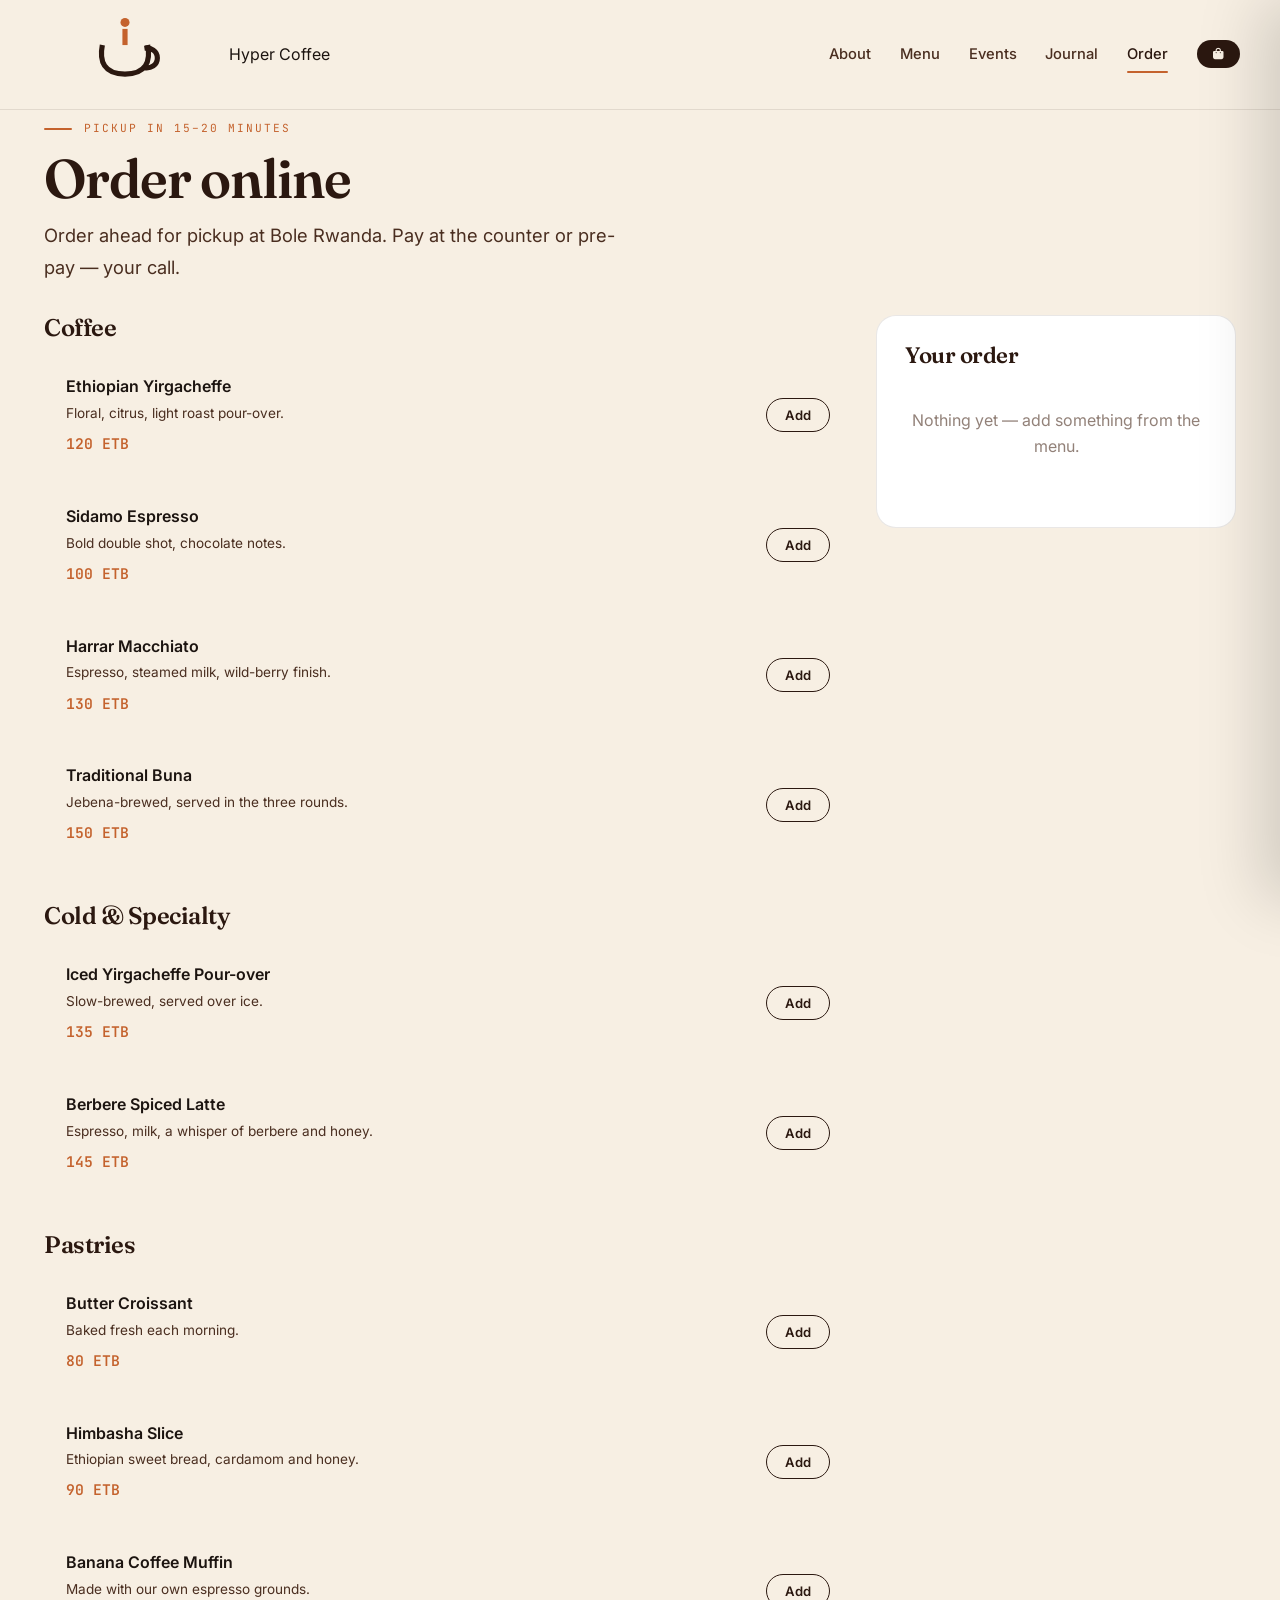
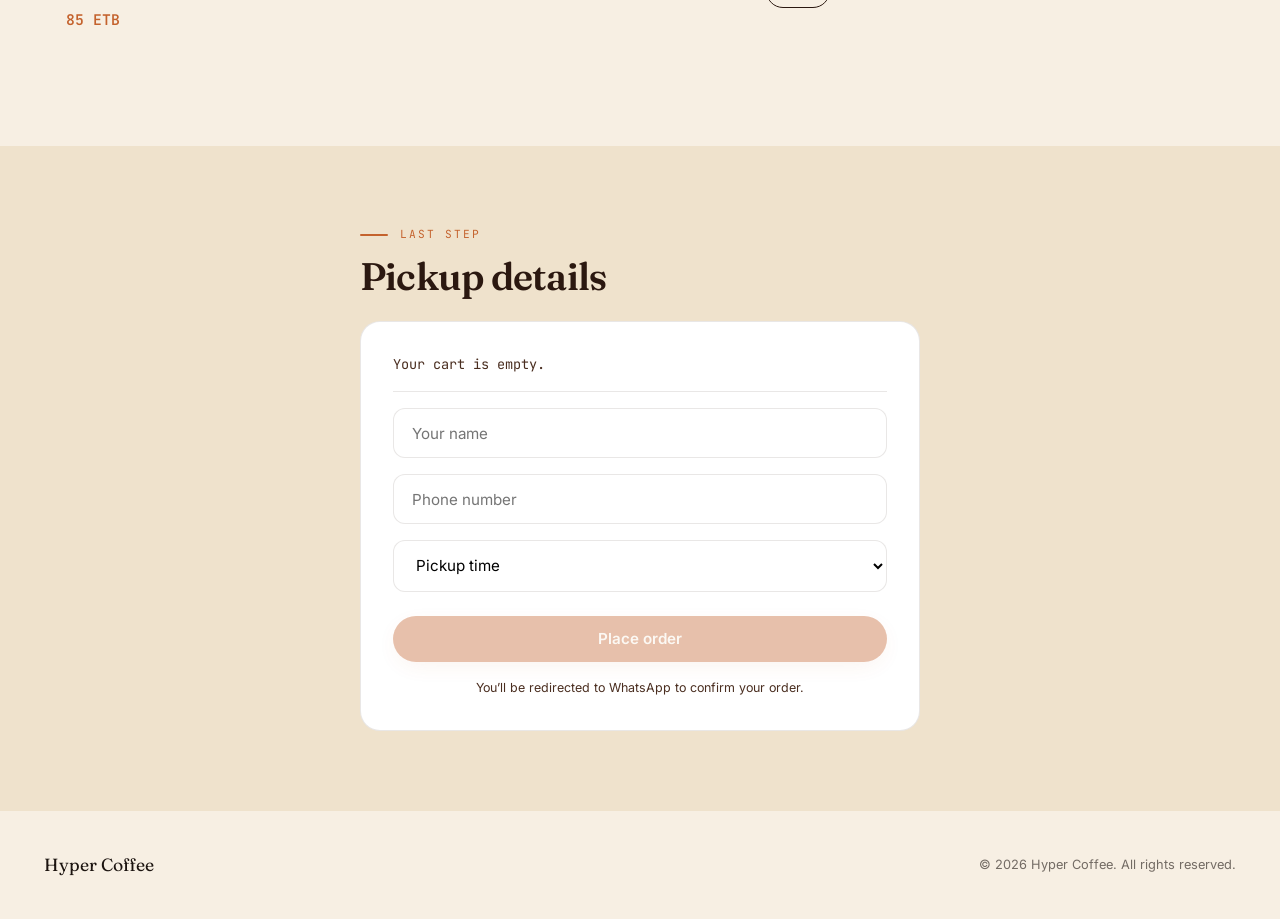
<file: Order.html>
<!DOCTYPE html>
<html lang="en">
<head>
<meta charset="UTF-8" />
<meta name="viewport" content="width=device-width, initial-scale=1.0" />
<title>Order Online | Hyper Coffee</title>
<meta name="description" content="Order specialty Ethiopian coffee, espresso, and pastries online from Hyper Coffee, Bole, Addis Ababa." />
<link rel="preconnect" href="https://fonts.googleapis.com">
<link href="https://fonts.googleapis.com/css2?family=Fraunces:opsz,wght@9..144,400..700&family=Inter:wght@400;500;600;700&family=JetBrains+Mono:wght@400;500;600&display=swap" rel="stylesheet">
<link rel="stylesheet" href="https://cdnjs.cloudflare.com/ajax/libs/font-awesome/6.5.1/css/all.min.css" />
<link rel="stylesheet" href="assets/style.css">
<link rel="manifest" href="manifest.json">
<meta name="theme-color" content="#2B1810">
</head>
<body>

<header class="site-header">
  <div class="wrap">
    <a href="index.html" class="brand">
      <svg class="brand-mark" viewBox="0 0 32 32" fill="none">
        <path d="M9 13c-1 5 0.5 9 7 9s8-4 7-9" stroke="#2B1810" stroke-width="1.6" fill="none"/>
        <path d="M22 14c2-0.3 4 0.8 4 3s-2 3.3-4 3" stroke="#2B1810" stroke-width="1.6" fill="none"/>
        <path d="M16 13V8" stroke="#C4622D" stroke-width="1.6"/>
        <circle cx="16" cy="6" r="1.4" fill="#C4622D"/>
      </svg>
      Hyper Coffee
    </a>
    <nav class="nav-links">
      <a href="index.html#about">About</a>
      <a href="index.html#menu">Menu</a>
      <a href="events.html">Events</a>
      <a href="journal.html">Journal</a>
      <a href="order.html" class="active">Order</a>
      <button class="nav-cart" data-open-cart aria-label="Open cart"><i class="fas fa-bag-shopping"></i><span class="cart-badge" style="display:none;">0</span></button>
    </nav>
    <button id="menu-btn" class="menu-btn" aria-label="Open menu"><span></span><span></span><span></span></button>
  </div>
</header>
<div id="mobile-panel" class="mobile-panel">
  <a href="index.html#about">About</a>
  <a href="index.html#menu">Menu</a>
  <a href="events.html">Events</a>
  <a href="journal.html">Journal</a>
  <a href="order.html" style="color:var(--terracotta);">Order online</a>
</div>

<section style="padding:7.5rem 1.5rem 2rem; max-width:1240px; margin:0 auto;">
  <div class="eyebrow-line"><span class="rule"></span><span class="h-eyebrow">Pickup in 15–20 minutes</span></div>
  <h1 class="h-display" style="font-size:clamp(2.2rem,5vw,3.4rem); color:var(--roast);">Order online</h1>
  <p class="body-lg" style="color:var(--roast-soft); max-width:36rem; margin-top:0.75rem;">Order ahead for pickup at Bole Rwanda. Pay at the counter or pre-pay — your call.</p>
</section>

<section style="max-width:1240px; margin:0 auto; padding:0 1.5rem 6rem; display:grid; grid-template-columns:1fr; gap:1.5rem;" id="order-layout">

  <div id="menu-list" style="display:flex; flex-direction:column; gap:2.5rem;">
    <!-- categories injected by JS -->
  </div>

  <!-- Inline checkout summary for desktop (drawer still works on all sizes) -->
  <aside style="position:relative;">
    <div style="background:#fff; border-radius:20px; border:1px solid var(--line); padding:1.75rem; position:sticky; top:96px;">
      <h3 class="h-display" style="font-size:1.4rem; color:var(--roast); margin:0 0 1rem;">Your order</h3>
      <div id="summary-body"><div class="empty-state" style="padding:1.5rem 0;">Nothing yet — add something from the menu.</div></div>
      <div id="summary-footer" style="margin-top:1rem;"></div>
    </div>
  </aside>
</section>

<!-- ===== CHECKOUT ===== -->
<section id="checkout" class="bg-cream-deep" style="padding:5rem 0;">
  <div class="wrap" style="max-width:640px;">
    <div class="eyebrow-line"><span class="rule"></span><span class="h-eyebrow">Last step</span></div>
    <h2 class="h-display" style="font-size:clamp(1.8rem,4vw,2.4rem); color:var(--roast); margin-bottom:1.5rem;">Pickup details</h2>
    <form id="checkout-form" style="background:#fff; border-radius:20px; padding:2rem; border:1px solid var(--line); display:flex; flex-direction:column; gap:1rem;">
      <div id="checkout-order-recap" style="font-family:var(--mono); font-size:0.85rem; color:var(--roast-soft); padding-bottom:1rem; border-bottom:1px solid var(--line);"></div>
      <input type="text" id="ck-name" required placeholder="Your name" style="padding:0.9rem 1.1rem; border-radius:12px; border:1px solid var(--line); font-family:var(--sans); font-size:0.95rem;">
      <input type="tel" id="ck-phone" required placeholder="Phone number" style="padding:0.9rem 1.1rem; border-radius:12px; border:1px solid var(--line); font-family:var(--sans); font-size:0.95rem;">
      <select id="ck-time" required style="padding:0.9rem 1.1rem; border-radius:12px; border:1px solid var(--line); font-family:var(--sans); font-size:0.95rem; background:#fff;">
        <option value="">Pickup time</option>
        <option>As soon as possible</option>
        <option>In 30 minutes</option>
        <option>In 1 hour</option>
      </select>
      <button type="submit" id="ck-submit" class="btn btn-primary" style="margin-top:0.5rem;">Place order</button>
      <p style="font-size:0.78rem; color:var(--roast-soft); text-align:center; margin:0;">You’ll be redirected to WhatsApp to confirm your order.</p>
    </form>
  </div>
</section>

<footer class="site-footer">
  <div class="wrap" style="padding:2.5rem 1.5rem; display:flex; flex-wrap:wrap; justify-content:space-between; align-items:center; gap:1rem;">
    <span style="font-family:var(--serif); font-size:1.1rem;">Hyper Coffee</span>
    <span style="font-size:0.8rem; opacity:0.6;">&copy; 2026 Hyper Coffee. All rights reserved.</span>
  </div>
</footer>

<div id="cart-overlay" class="cart-overlay" data-close-cart></div>
<div id="cart-drawer" class="cart-drawer">
  <div style="padding:1.5rem; border-bottom:1px solid var(--line); display:flex; justify-content:space-between; align-items:center;">
    <h3 class="h-display" style="font-size:1.3rem; margin:0;">Your cup</h3>
    <button data-close-cart aria-label="Close cart" style="background:none; border:none; font-size:1.3rem; cursor:pointer; color:var(--roast);">&times;</button>
  </div>
  <div id="cart-drawer-body" style="flex:1; overflow-y:auto; padding:0.5rem 1.5rem;"></div>
  <div id="cart-drawer-footer" style="padding:1.5rem; border-top:1px solid var(--line);"></div>
</div>

<style>
@media (min-width:960px){ #order-layout{grid-template-columns:1fr 360px !important; align-items:flex-start;} }
.qty-pill{display:inline-flex; align-items:center; gap:0.5rem; font-family:var(--mono); background:var(--cream-deep); border-radius:999px; padding:0.25rem 0.4rem;}
.qty-pill button{width:26px; height:26px; border-radius:50%; border:none; background:#fff; cursor:pointer; font-size:1rem; line-height:1; box-shadow:0 1px 2px rgba(0,0,0,0.08);}
.add-btn{transition:transform 0.2s, background 0.2s;}
.add-btn:active{transform:scale(0.95);}
</style>

<script src="assets/site.js"></script>
<script>
const MENU = [
  { category: "Coffee", items: [
    { id:"yirgacheffe", name:"Ethiopian Yirgacheffe", desc:"Floral, citrus, light roast pour-over.", price:120 },
    { id:"sidamo-espresso", name:"Sidamo Espresso", desc:"Bold double shot, chocolate notes.", price:100 },
    { id:"harrar-macchiato", name:"Harrar Macchiato", desc:"Espresso, steamed milk, wild-berry finish.", price:130 },
    { id:"buna-traditional", name:"Traditional Buna", desc:"Jebena-brewed, served in the three rounds.", price:150 },
  ]},
  { category: "Cold & Specialty", items: [
    { id:"iced-yirga", name:"Iced Yirgacheffe Pour-over", desc:"Slow-brewed, served over ice.", price:135 },
    { id:"spiced-latte", name:"Berbere Spiced Latte", desc:"Espresso, milk, a whisper of berbere and honey.", price:145 },
  ]},
  { category: "Pastries", items: [
    { id:"croissant", name:"Butter Croissant", desc:"Baked fresh each morning.", price:80 },
    { id:"himbasha", name:"Himbasha Slice", desc:"Ethiopian sweet bread, cardamom and honey.", price:90 },
    { id:"muffin", name:"Banana Coffee Muffin", desc:"Made with our own espresso grounds.", price:85 },
  ]},
];

function buildMenu(){
  const list = document.getElementById('menu-list');
  list.innerHTML = MENU.map(cat => `
    <div>
      <h2 class="h-display" style="font-size:1.5rem; color:var(--roast); margin-bottom:1rem;">${cat.category}</h2>
      <div style="display:flex; flex-direction:column; gap:0.75rem;">
        ${cat.items.map(item => `
          <div class="card" style="display:flex; justify-content:space-between; align-items:center; gap:1rem; padding:1.1rem 1.4rem;" data-item-row="${item.id}">
            <div style="flex:1;">
              <p style="font-weight:600; margin:0 0 0.2rem;">${item.name}</p>
              <p style="font-size:0.85rem; color:var(--roast-soft); margin:0 0 0.4rem;">${item.desc}</p>
              <span class="price-tag" style="font-size:0.92rem;">${item.price} ETB</span>
            </div>
            <div class="row-control"></div>
          </div>
        `).join('')}
      </div>
    </div>
  `).join('');
}

function findItem(id){
  for(const cat of MENU){ const f = cat.items.find(i=>i.id===id); if(f) return f; }
  return null;
}

async function renderRowControls(){
  await Cart.load();
  const state = Cart.getState();
  document.querySelectorAll('[data-item-row]').forEach(row => {
    const id = row.dataset.itemRow;
    const inCart = state.items.find(i => i.id === id);
    const control = row.querySelector('.row-control');
    if(inCart){
      control.innerHTML = `
        <div class="qty-pill">
          <button data-dec="${id}" aria-label="Decrease quantity">−</button>
          <span style="min-width:1rem; text-align:center;">${inCart.qty}</span>
          <button data-inc="${id}" aria-label="Increase quantity">+</button>
        </div>`;
    } else {
      control.innerHTML = `<button class="btn btn-outline btn-sm add-btn" data-add="${id}">Add</button>`;
    }
  });
  document.querySelectorAll('[data-add]').forEach(b => b.onclick = async () => {
    const item = findItem(b.dataset.add);
    await Cart.add({id:item.id, name:item.name, price:item.price});
    showToast(`${item.name} added`);
    renderRowControls(); renderSummary();
    if(window._cartDrawerRender) window._cartDrawerRender();
  });
  document.querySelectorAll('[data-inc]').forEach(b => b.onclick = async () => {
    const item = state.items.find(i=>i.id===b.dataset.inc);
    await Cart.setQty(item.id, item.qty+1);
    renderRowControls(); renderSummary();
    if(window._cartDrawerRender) window._cartDrawerRender();
  });
  document.querySelectorAll('[data-dec]').forEach(b => b.onclick = async () => {
    const item = state.items.find(i=>i.id===b.dataset.dec);
    await Cart.setQty(item.id, item.qty-1);
    renderRowControls(); renderSummary();
    if(window._cartDrawerRender) window._cartDrawerRender();
  });
}

async function renderSummary(){
  await Cart.load();
  const items = Cart.getState().items;
  const body = document.getElementById('summary-body');
  const footer = document.getElementById('summary-footer');
  const recap = document.getElementById('checkout-order-recap');
  if(!items.length){
    body.innerHTML = '<div class="empty-state" style="padding:1.5rem 0;">Nothing yet — add something from the menu.</div>';
    footer.innerHTML = '';
    recap.innerHTML = 'Your cart is empty.';
    document.getElementById('ck-submit').disabled = true;
    return;
  }
  document.getElementById('ck-submit').disabled = false;
  const rows = items.map(i => `<div style="display:flex; justify-content:space-between; font-size:0.88rem; padding:0.4rem 0;"><span>${i.qty}× ${i.name}</span><span class="price-tag" style="font-size:0.85rem;">${i.price*i.qty} ETB</span></div>`).join('');
  body.innerHTML = rows;
  footer.innerHTML = `<div style="display:flex; justify-content:space-between; padding-top:0.75rem; border-top:1px solid var(--line); font-weight:600;"><span>Total</span><span class="price-tag" style="font-size:1.2rem;">${Cart.total()} ETB</span></div><a href="#checkout" class="btn btn-primary" style="width:100%; margin-top:1rem;">Checkout</a>`;
  recap.innerHTML = rows + `<div style="display:flex; justify-content:space-between; padding-top:0.5rem; font-weight:600; color:var(--roast);"><span>Total</span><span>${Cart.total()} ETB</span></div>`;
}

document.getElementById('checkout-form').addEventListener('submit', async (e) => {
  e.preventDefault();
  const name = document.getElementById('ck-name').value.trim();
  const phone = document.getElementById('ck-phone').value.trim();
  const time = document.getElementById('ck-time').value;
  if (!name || !phone || !time) return;
  const items = Cart.getState().items;
  if (!items.length) return;
  
  // Build WhatsApp message
  let msg = `*New Order from ${name}*\n\n`;
  items.forEach(i => msg += `- ${i.qty}× ${i.name}  ${i.price*i.qty} ETB\n`);
  msg += `\n*Total:* ${Cart.total()} ETB\n`;
  msg += `*Pickup time:* ${time}\n`;
  msg += `*Phone:* ${phone}`;
  
  const encoded = encodeURIComponent(msg);
  const waUrl = `https://wa.me/251940887089?text=${encoded}`;
  
  // Clear cart and show toast
  await Cart.clear();
  showToast(`Order sent, ${name.split(' ')[0]}! Redirecting to WhatsApp…`, 3000);
  renderRowControls(); renderSummary();
  if(window._cartDrawerRender) window._cartDrawerRender();
  
  // Open WhatsApp after a short delay
  setTimeout(() => window.open(waUrl, '_blank'), 400);
});

buildMenu();
renderRowControls();
renderSummary();
</script>
</body>
    </html>
</file>
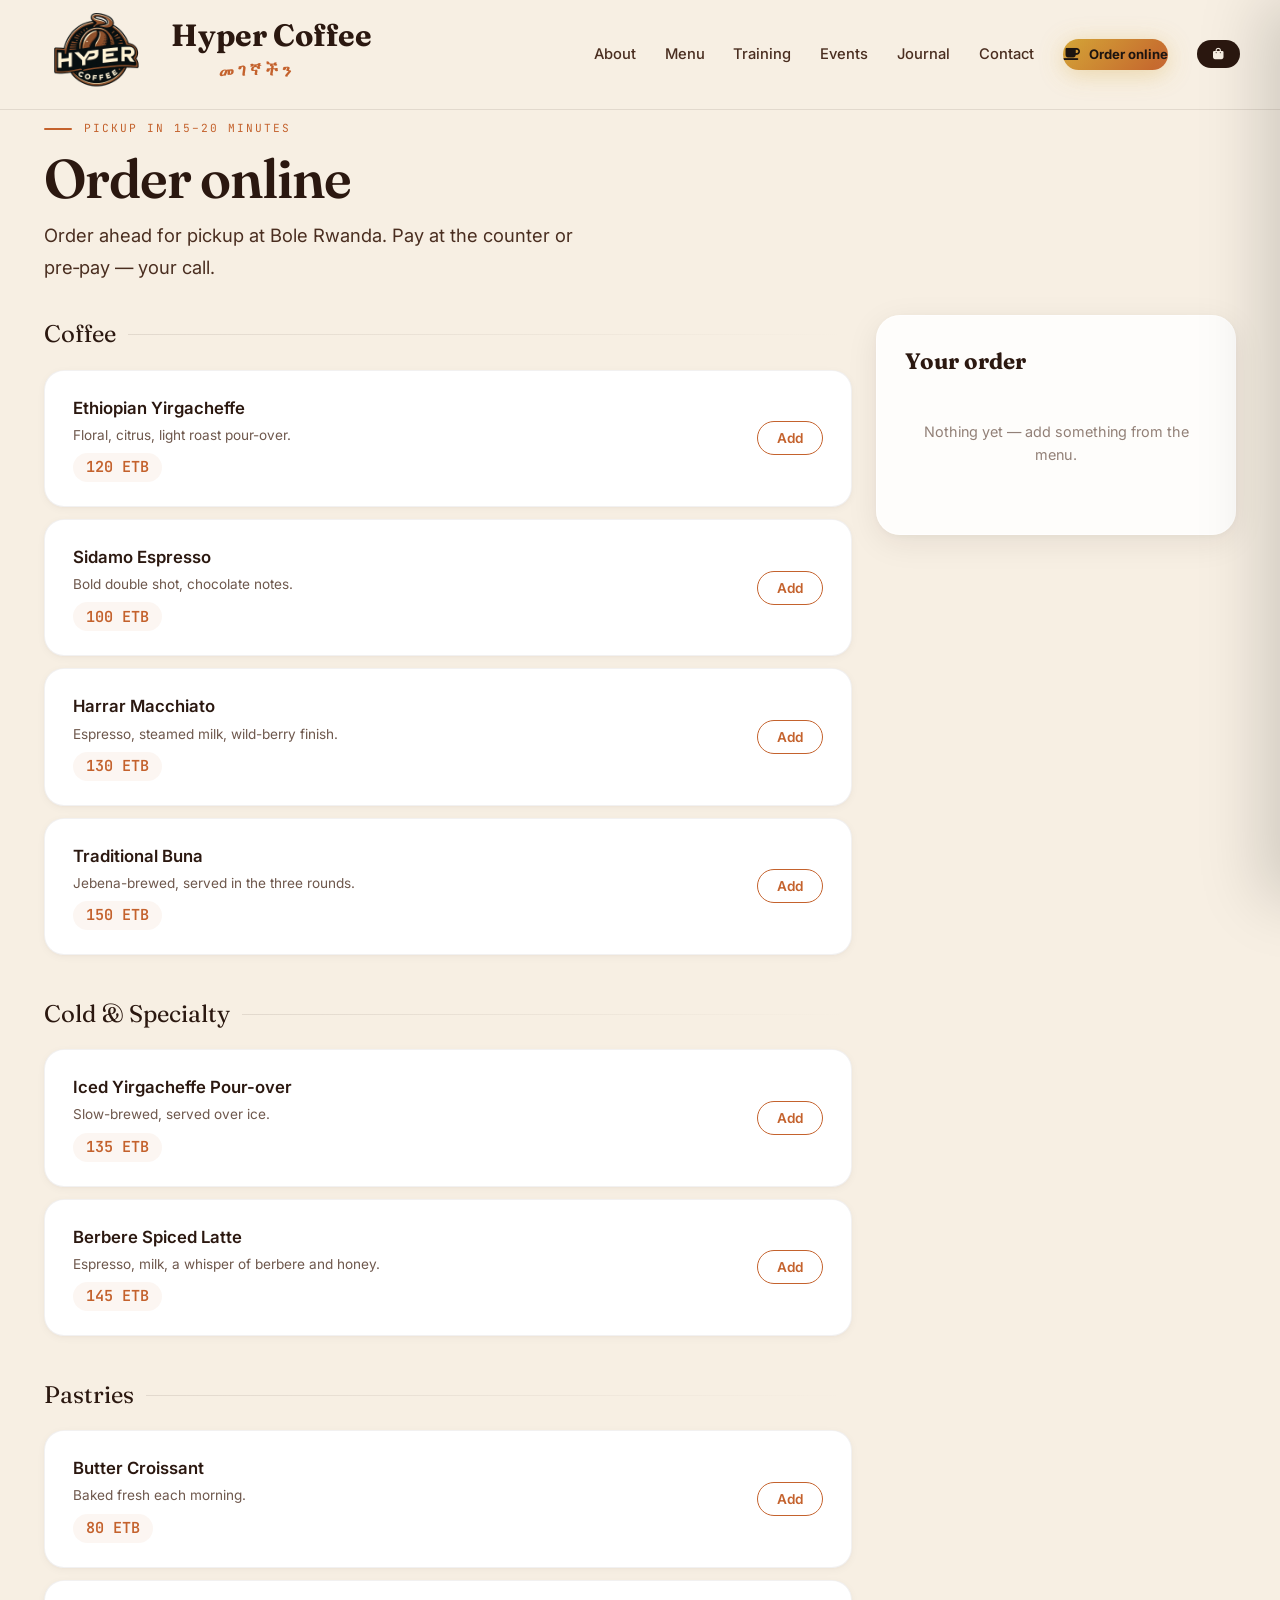
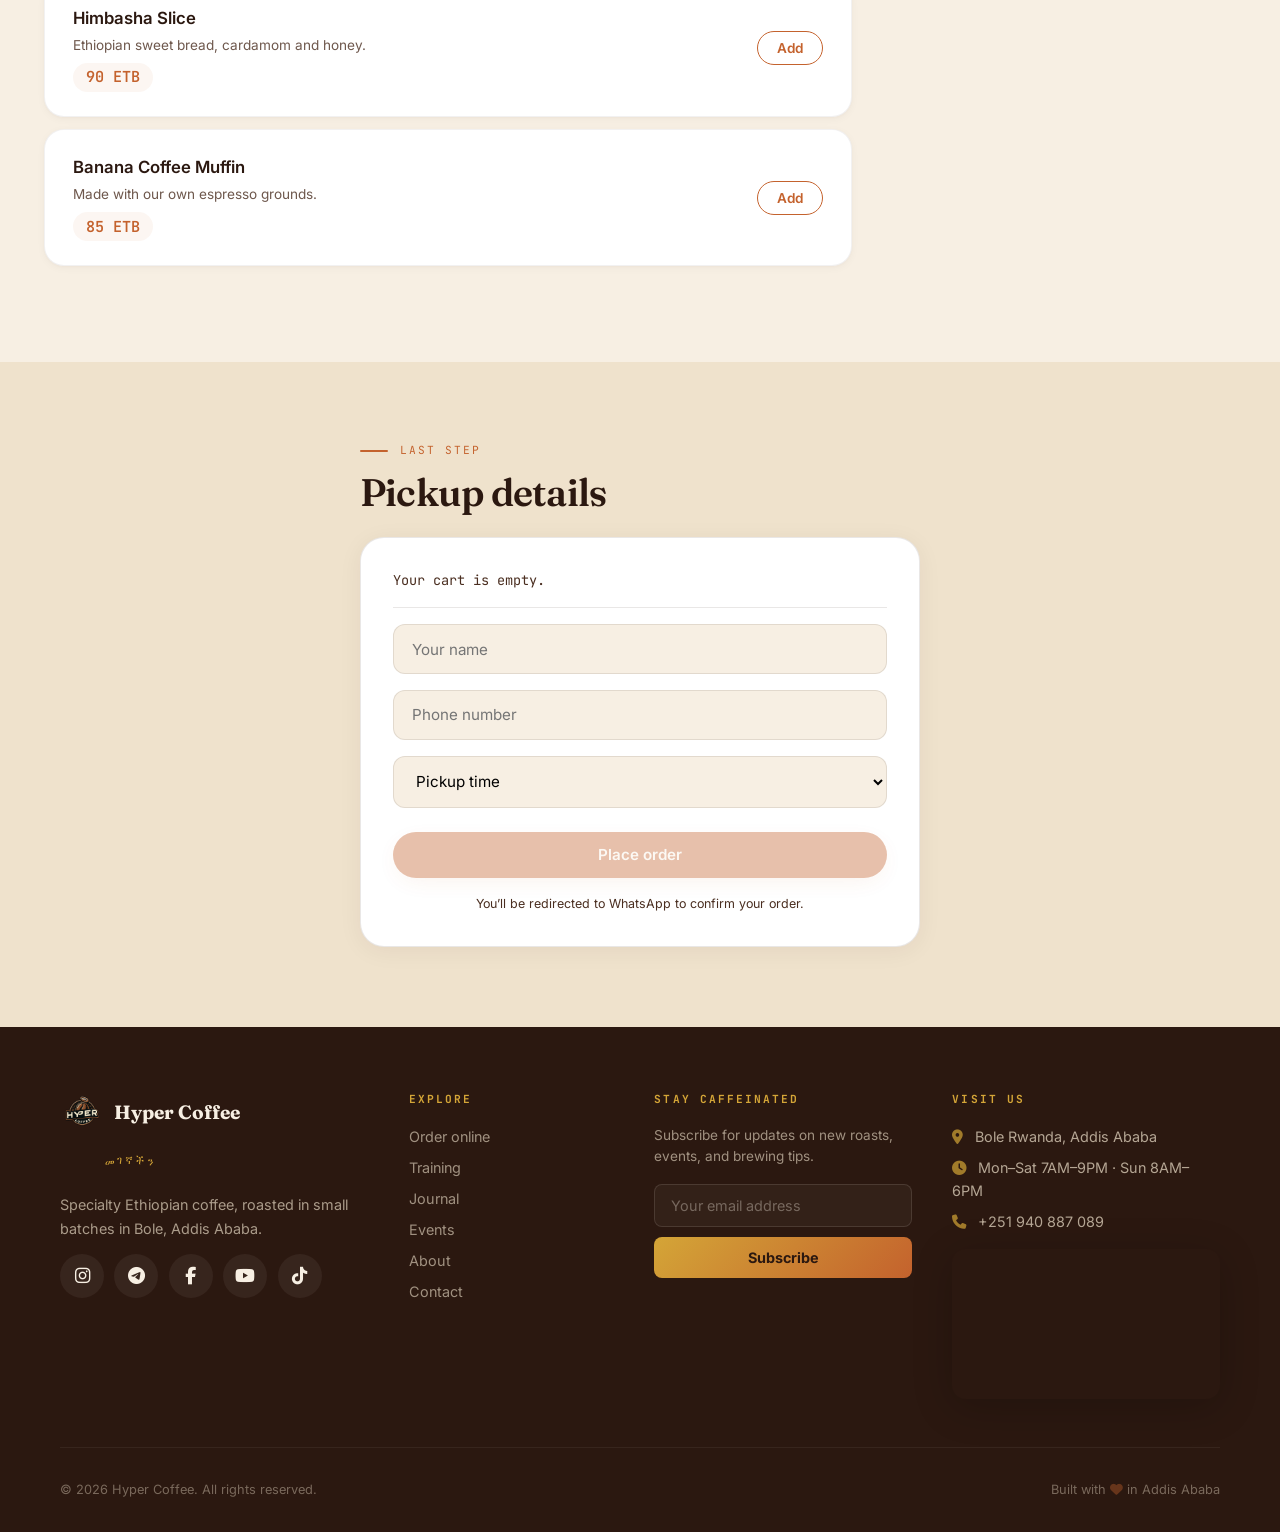
<file: order.html>
<!DOCTYPE html>
<html lang="en">
<head>
  <meta charset="UTF-8" />
  <meta name="viewport" content="width=device-width, initial-scale=1.0" />
  <title>Order Online | Hyper Coffee</title>
  <meta name="description" content="Order specialty Ethiopian coffee, espresso, and pastries online from Hyper Coffee, Bole, Addis Ababa." />
  <link rel="preconnect" href="https://fonts.googleapis.com">
  <link href="https://fonts.googleapis.com/css2?family=Fraunces:opsz,wght@9..144,400..700&family=Inter:wght@400;500;600;700&family=JetBrains+Mono:wght@400;500;600&display=swap" rel="stylesheet">
  <link rel="stylesheet" href="https://cdnjs.cloudflare.com/ajax/libs/font-awesome/6.5.1/css/all.min.css" />
  <link rel="stylesheet" href="assets/style.css">
  <link rel="manifest" href="manifest.json">
  <meta name="theme-color" content="#2B1810">

  <style>
    /* ===== MODERN CARD STYLES FOR ORDER PAGE ===== */

    /* ----- Menu cards ----- */
    .menu-card-modern {
      background: #ffffff;
      border-radius: 20px;
      padding: 1.5rem 1.75rem;
      border: 1px solid rgba(43, 24, 16, 0.06);
      box-shadow: 0 2px 8px rgba(43, 24, 16, 0.04),
                  0 1px 3px rgba(43, 24, 16, 0.02);
      transition: transform 0.35s cubic-bezier(0.16, 1, 0.3, 1),
                  box-shadow 0.4s cubic-bezier(0.16, 1, 0.3, 1),
                  border-color 0.3s ease;
      display: flex;
      justify-content: space-between;
      align-items: center;
      gap: 1rem;
      position: relative;
      overflow: hidden;
    }

    .menu-card-modern::before {
      content: '';
      position: absolute;
      inset: 0;
      background: linear-gradient(135deg, rgba(212, 165, 55, 0.04), rgba(196, 98, 45, 0.03));
      opacity: 0;
      transition: opacity 0.5s ease;
      pointer-events: none;
      border-radius: 20px;
    }

    .menu-card-modern:hover::before {
      opacity: 1;
    }

    .menu-card-modern:hover {
      transform: translateY(-4px) scale(1.005);
      box-shadow: 0 16px 40px -12px rgba(43, 24, 16, 0.18),
                  0 4px 16px -8px rgba(43, 24, 16, 0.06);
      border-color: rgba(212, 165, 55, 0.2);
    }

    .menu-card-modern .product-info {
      flex: 1;
      position: relative;
      z-index: 1;
    }

    .menu-card-modern .product-name {
      font-weight: 600;
      margin: 0 0 0.2rem;
      font-size: 1.05rem;
      color: var(--roast);
      transition: color 0.3s;
    }

    .menu-card-modern:hover .product-name {
      color: var(--terracotta);
    }

    .menu-card-modern .product-desc {
      font-size: 0.85rem;
      color: var(--roast-soft);
      margin: 0 0 0.4rem;
      opacity: 0.8;
      transition: opacity 0.3s;
    }

    .menu-card-modern:hover .product-desc {
      opacity: 1;
    }

    .menu-card-modern .product-price {
      font-family: var(--mono);
      color: var(--terracotta);
      font-weight: 600;
      font-size: 0.95rem;
      display: inline-block;
      background: rgba(196, 98, 45, 0.06);
      padding: 0.15rem 0.8rem;
      border-radius: 999px;
      transition: background 0.3s, color 0.3s;
    }

    .menu-card-modern:hover .product-price {
      background: rgba(196, 98, 45, 0.12);
      color: var(--terracotta-deep);
    }

    /* ----- Quantity controls ----- */
    .menu-card-modern .row-control {
      position: relative;
      z-index: 1;
      flex-shrink: 0;
    }

    .qty-pill-modern {
      display: inline-flex;
      align-items: center;
      gap: 0.4rem;
      font-family: var(--mono);
      background: var(--cream-deep);
      border-radius: 999px;
      padding: 0.2rem 0.3rem;
      transition: background 0.3s, box-shadow 0.3s;
    }

    .menu-card-modern:hover .qty-pill-modern {
      background: #fff;
      box-shadow: 0 2px 12px rgba(43, 24, 16, 0.08);
    }

    .qty-pill-modern button {
      width: 28px;
      height: 28px;
      border-radius: 50%;
      border: none;
      background: #fff;
      cursor: pointer;
      font-size: 1rem;
      line-height: 1;
      box-shadow: 0 1px 4px rgba(0, 0, 0, 0.04);
      transition: transform 0.2s, background 0.2s, box-shadow 0.2s;
      color: var(--roast);
    }

    .qty-pill-modern button:hover {
      transform: scale(1.08);
      background: var(--terracotta);
      color: #fff;
      box-shadow: 0 4px 12px rgba(196, 98, 45, 0.3);
    }

    .qty-pill-modern button:active {
      transform: scale(0.92);
    }

    .qty-pill-modern span {
      min-width: 1.2rem;
      text-align: center;
      font-weight: 600;
      color: var(--roast);
    }

    /* Add button */
    .add-btn-modern {
      padding: 0.5rem 1.2rem;
      border-radius: 999px;
      border: 1.5px solid var(--terracotta);
      background: transparent;
      color: var(--terracotta);
      font-weight: 600;
      font-size: 0.85rem;
      cursor: pointer;
      transition: all 0.3s cubic-bezier(0.16, 1, 0.3, 1);
      font-family: var(--sans);
    }

    .add-btn-modern:hover {
      background: var(--terracotta);
      color: #fff;
      transform: scale(1.04);
      box-shadow: 0 6px 20px -8px rgba(196, 98, 45, 0.4);
    }

    .add-btn-modern:active {
      transform: scale(0.95);
    }

    /* ----- Category headers ----- */
    .category-header {
      font-family: var(--serif);
      font-size: 1.5rem;
      color: var(--roast);
      margin-bottom: 1rem;
      display: flex;
      align-items: center;
      gap: 0.75rem;
    }

    .category-header::after {
      content: '';
      flex: 1;
      height: 1px;
      background: linear-gradient(to right, var(--line), transparent);
    }

    /* ----- Checkout summary card (glass-morphism) ----- */
    .summary-card {
      background: rgba(255, 255, 255, 0.85);
      backdrop-filter: blur(16px);
      -webkit-backdrop-filter: blur(16px);
      border-radius: 24px;
      border: 1px solid rgba(255, 255, 255, 0.6);
      box-shadow: 0 8px 32px rgba(43, 24, 16, 0.08),
                  0 2px 8px rgba(43, 24, 16, 0.04);
      padding: 1.75rem;
      position: sticky;
      top: 96px;
      transition: box-shadow 0.4s, transform 0.4s;
    }

    .summary-card:hover {
      box-shadow: 0 16px 48px -12px rgba(43, 24, 16, 0.16);
    }

    .summary-card .summary-title {
      font-family: var(--serif);
      font-size: 1.4rem;
      color: var(--roast);
      margin: 0 0 1rem;
    }

    .summary-card .empty-state {
      text-align: center;
      padding: 1.5rem 0;
      color: var(--roast-soft);
      opacity: 0.6;
      font-size: 0.9rem;
    }

    /* ----- Checkout form refinements ----- */
    .checkout-form input:focus,
    .checkout-form select:focus {
      border-color: var(--terracotta) !important;
      box-shadow: 0 0 0 3px var(--terracotta-glow) !important;
      background: #fff !important;
    }

    /* ----- Responsive ----- */
    @media (max-width: 640px) {
      .menu-card-modern {
        padding: 1rem 1.25rem;
        flex-wrap: wrap;
      }
      .menu-card-modern .product-name {
        font-size: 0.95rem;
      }
      .menu-card-modern .product-desc {
        font-size: 0.8rem;
      }
      .menu-card-modern .row-control {
        width: 100%;
        display: flex;
        justify-content: flex-end;
        margin-top: 0.25rem;
      }
      .summary-card {
        padding: 1.25rem;
        backdrop-filter: blur(8px);
      }
      .category-header {
        font-size: 1.2rem;
      }
    }

    @media (min-width: 960px) {
      #order-layout {
        grid-template-columns: 1fr 360px !important;
        align-items: flex-start;
      }
    }

    /* Pulse animation for adding items */
    @keyframes cardPulse {
      0% { transform: scale(1); }
      50% { transform: scale(1.01); }
      100% { transform: scale(1); }
    }

    .menu-card-modern.added {
      animation: cardPulse 0.4s ease;
    }
  </style>
</head>
<body>

<!-- ===== HEADER (premium with Amharic) ===== -->
<header class="site-header">
  <div class="wrap">
    <a href="/" class="brand" style="text-decoration:none; max-width:100%;">
      <img src="assets/images/hyperlogo.png" alt="Hyper Coffee" class="brand-mark" 
           style="width:clamp(4rem, 9vw, 7rem); height:auto; flex-shrink:0; margin-top:0;">
      <div class="brand-details" style="display:flex; flex-direction:column; align-items:flex-start; gap:0.2rem;">
        <span class="brand-name" style="font-family:var(--serif); font-weight:700; font-size:clamp(1.2rem, 2.6vw, 2.4rem); color:var(--roast); white-space:nowrap; line-height:1.2;">Hyper Coffee</span>
        <svg style="display:block; margin:0; width:clamp(130px, 18vw, 180px); height:auto; flex-shrink:0;" viewBox="0 0 140 28" preserveAspectRatio="xMidYMid meet">
          <text font-family="'Fraunces', serif" font-size="clamp(11px, 1.6vw, 14px)" fill="var(--terracotta)" font-weight="600" letter-spacing="2.5">
            <textPath href="#brandCurve" startOffset="50%" text-anchor="middle">መገኛችን</textPath>
          </text>
          <defs>
            <path id="brandCurve" d="M20,20 Q70,8 120,20"/>
          </defs>
        </svg>
      </div>
    </a>
    <nav class="nav-links">
      <a href="/#about">About</a>
      <a href="/#menu">Menu</a>
      <a href="/training">Training</a>
      <a href="/events">Events</a>
      <a href="/journal">Journal</a>
      <a href="/#contact">Contact</a>
      <a href="/order" class="btn btn-accent btn-sm" style="font-family:var(--sans);">
        <i class="fas fa-coffee" style="font-size:0.85rem;"></i> Order online
      </a>
      <button class="nav-cart" data-open-cart aria-label="Open cart">
        <i class="fas fa-bag-shopping"></i>
        <span class="cart-badge" style="display:none;">0</span>
      </button>
    </nav>
    <button id="menu-btn" class="menu-btn" aria-label="Open menu">
      <span></span><span></span><span></span>
    </button>
  </div>
</header>
<div id="mobile-panel" class="mobile-panel">
  <a href="/#about">About</a>
  <a href="/#menu">Menu</a>
  <a href="/training">Training</a>
  <a href="/events">Events</a>
  <a href="/journal">Journal</a>
  <a href="/#contact">Contact</a>
  <a href="/order" style="color:var(--terracotta); font-weight:700;">Order online →</a>
</div>

<!-- ===== PAGE CONTENT ===== -->
<section style="padding:7.5rem 1.5rem 2rem; max-width:1240px; margin:0 auto;">
  <div class="eyebrow-line"><span class="rule"></span><span class="h-eyebrow">Pickup in 15–20 minutes</span></div>
  <h1 class="h-display" style="font-size:clamp(2.2rem,5vw,3.4rem); color:var(--roast);">Order online</h1>
  <p class="body-lg" style="color:var(--roast-soft); max-width:36rem; margin-top:0.75rem;">Order ahead for pickup at Bole Rwanda. Pay at the counter or pre‑pay — your call.</p>
</section>

<section style="max-width:1240px; margin:0 auto; padding:0 1.5rem 6rem; display:grid; grid-template-columns:1fr; gap:1.5rem;" id="order-layout">

  <!-- ===== MENU LIST (injected by JS) ===== -->
  <div id="menu-list" style="display:flex; flex-direction:column; gap:2.5rem;"></div>

  <!-- ===== CHECKOUT SUMMARY (glass card) ===== -->
  <aside style="position:relative;">
    <div class="summary-card">
      <h3 class="summary-title">Your order</h3>
      <div id="summary-body"><div class="empty-state">Nothing yet — add something from the menu.</div></div>
      <div id="summary-footer" style="margin-top:1rem;"></div>
    </div>
  </aside>
</section>

<!-- ===== CHECKOUT FORM ===== -->
<section id="checkout" class="bg-cream-deep" style="padding:5rem 0;">
  <div class="wrap" style="max-width:640px;">
    <div class="eyebrow-line"><span class="rule"></span><span class="h-eyebrow">Last step</span></div>
    <h2 class="h-display" style="font-size:clamp(1.8rem,4vw,2.4rem); color:var(--roast); margin-bottom:1.5rem;">Pickup details</h2>
    <form id="checkout-form" class="checkout-form" style="background:#fff; border-radius:24px; padding:2rem; border:1px solid var(--line); display:flex; flex-direction:column; gap:1rem; box-shadow:0 4px 24px rgba(43,24,16,0.06);">
      <div id="checkout-order-recap" style="font-family:var(--mono); font-size:0.85rem; color:var(--roast-soft); padding-bottom:1rem; border-bottom:1px solid var(--line);"></div>
      <input type="text" id="ck-name" required placeholder="Your name" style="padding:0.9rem 1.1rem; border-radius:12px; border:1px solid var(--line); font-family:var(--sans); font-size:0.95rem; background:var(--cream); transition:border-color 0.3s, box-shadow 0.3s;">
      <input type="tel" id="ck-phone" required placeholder="Phone number" style="padding:0.9rem 1.1rem; border-radius:12px; border:1px solid var(--line); font-family:var(--sans); font-size:0.95rem; background:var(--cream); transition:border-color 0.3s, box-shadow 0.3s;">
      <select id="ck-time" required style="padding:0.9rem 1.1rem; border-radius:12px; border:1px solid var(--line); font-family:var(--sans); font-size:0.95rem; background:var(--cream); transition:border-color 0.3s, box-shadow 0.3s;">
        <option value="">Pickup time</option>
        <option>As soon as possible</option>
        <option>In 30 minutes</option>
        <option>In 1 hour</option>
      </select>
      <button type="submit" id="ck-submit" class="btn btn-primary" style="margin-top:0.5rem;">Place order</button>
      <p style="font-size:0.78rem; color:var(--roast-soft); text-align:center; margin:0;">You’ll be redirected to WhatsApp to confirm your order.</p>
    </form>
  </div>
</section>

<!-- ===== ENHANCED FOOTER (with Amharic) ===== -->
<footer class="footer-enhanced">
  <div class="wrap">
    <div class="footer-grid">
      <!-- Brand + Social -->
      <div class="footer-brand">
        <div class="brand-row">
          <img src="assets/images/hyperlogo.png" alt="Hyper Coffee" style="width:44px; height:44px;">
          <span class="brand-name">Hyper Coffee</span>
        </div>
        <!-- Amharic signature in footer (preserved) -->
        <svg width="140" height="30" viewBox="0 0 140 30" style="display:block; margin:2px 0;">
          <text font-family="'Fraunces', serif" font-size="11" fill="var(--gold)" font-weight="500" letter-spacing="2.5">
            <textPath href="#footerCurve" startOffset="50%" text-anchor="middle">መገኛችን</textPath>
          </text>
          <defs>
            <path id="footerCurve" d="M20,22 Q70,8 120,22"/>
          </defs>
        </svg>
        <p>Specialty Ethiopian coffee, roasted in small batches in Bole, Addis Ababa.</p>
        <div class="footer-social">
          <a href="#" aria-label="Instagram"><i class="fab fa-instagram"></i></a>
          <a href="#" aria-label="Telegram"><i class="fab fa-telegram-plane"></i></a>
          <a href="#" aria-label="Facebook"><i class="fab fa-facebook-f"></i></a>
          <a href="#" aria-label="YouTube"><i class="fab fa-youtube"></i></a>
          <a href="#" aria-label="TikTok"><i class="fab fa-tiktok"></i></a>
        </div>
      </div>

      <!-- Quick Links -->
      <div class="footer-links">
        <h4>Explore</h4>
        <a href="/order">Order online</a>
        <a href="/training">Training</a>
        <a href="/journal">Journal</a>
        <a href="/events">Events</a>
        <a href="/#about">About</a>
        <a href="/#contact">Contact</a>
      </div>

      <!-- Newsletter -->
      <div class="footer-newsletter">
        <h4>Stay caffeinated</h4>
        <p>Subscribe for updates on new roasts, events, and brewing tips.</p>
        <form id="newsletter-form" action="https://formspree.io/f/xeeddjzw" method="POST">
          <input type="email" name="email" placeholder="Your email address" required>
          <button type="submit" class="btn-subscribe">Subscribe</button>
        </form>
      </div>

      <!-- Location + Map -->
      <div>
        <div class="footer-links">
          <h4>Visit us</h4>
          <p style="font-size:0.9rem; opacity:0.7; margin-bottom:0.5rem;">
            <i class="fas fa-location-dot" style="color:var(--gold); margin-right:0.5rem;"></i>
            Bole Rwanda, Addis Ababa
          </p>
          <p style="font-size:0.9rem; opacity:0.7; margin-bottom:0.5rem;">
            <i class="fas fa-clock" style="color:var(--gold); margin-right:0.5rem;"></i>
            Mon–Sat 7AM–9PM · Sun 8AM–6PM
          </p>
          <p style="font-size:0.9rem; opacity:0.7; margin-bottom:1rem;">
            <i class="fas fa-phone" style="color:var(--gold); margin-right:0.5rem;"></i>
            +251 940 887 089
          </p>
        </div>
        <div class="footer-map">
          <iframe 
            src="https://www.google.com/maps/embed?pb=!1m18!1m12!1m3!1d3940.123456789!2d38.7577!3d8.9806!2m3!1f0!2f0!3f0!3m2!1i1024!2i768!4f13.1!3m3!1m2!1s0x0%3A0x0!2zOMKwNTgnNTAuMiJOIDM4wrA0NScyNy43IkU!5e0!3m2!1sen!2sus!4v1610000000000" 
            loading="lazy" 
            referrerpolicy="no-referrer-when-downgrade"
            title="Hyper Coffee Location Map">
          </iframe>
        </div>
      </div>
    </div>

    <div class="footer-bottom">
      <span>&copy; 2026 Hyper Coffee. All rights reserved.</span>
      <span>Built with <i class="fas fa-heart" style="color:var(--terracotta);"></i> in Addis Ababa</span>
    </div>
  </div>
</footer>

<!-- ===== CART DRAWER ===== -->
<div id="cart-overlay" class="cart-overlay" data-close-cart></div>
<div id="cart-drawer" class="cart-drawer">
  <div style="padding:1.5rem; border-bottom:1px solid var(--line); display:flex; justify-content:space-between; align-items:center;">
    <h3 class="h-display" style="font-size:1.3rem; margin:0;">Your cup</h3>
    <button data-close-cart aria-label="Close cart" style="background:none; border:none; font-size:1.3rem; cursor:pointer; color:var(--roast);">&times;</button>
  </div>
  <div id="cart-drawer-body" style="flex:1; overflow-y:auto; padding:0.5rem 1.5rem;"></div>
  <div id="cart-drawer-footer" style="padding:1.5rem; border-top:1px solid var(--line);"></div>
</div>

<script src="assets/site.js"></script>
<script>
// ============================================================
//  MENU DATA
// ============================================================
const MENU = [
  { category: "Coffee", items: [
    { id:"yirgacheffe", name:"Ethiopian Yirgacheffe", desc:"Floral, citrus, light roast pour-over.", price:120 },
    { id:"sidamo-espresso", name:"Sidamo Espresso", desc:"Bold double shot, chocolate notes.", price:100 },
    { id:"harrar-macchiato", name:"Harrar Macchiato", desc:"Espresso, steamed milk, wild-berry finish.", price:130 },
    { id:"buna-traditional", name:"Traditional Buna", desc:"Jebena-brewed, served in the three rounds.", price:150 },
  ]},
  { category: "Cold & Specialty", items: [
    { id:"iced-yirga", name:"Iced Yirgacheffe Pour-over", desc:"Slow-brewed, served over ice.", price:135 },
    { id:"spiced-latte", name:"Berbere Spiced Latte", desc:"Espresso, milk, a whisper of berbere and honey.", price:145 },
  ]},
  { category: "Pastries", items: [
    { id:"croissant", name:"Butter Croissant", desc:"Baked fresh each morning.", price:80 },
    { id:"himbasha", name:"Himbasha Slice", desc:"Ethiopian sweet bread, cardamom and honey.", price:90 },
    { id:"muffin", name:"Banana Coffee Muffin", desc:"Made with our own espresso grounds.", price:85 },
  ]},
];

function findItem(id){
  for(const cat of MENU){ const f = cat.items.find(i=>i.id===id); if(f) return f; }
  return null;
}

// ============================================================
//  BUILD MENU UI
// ============================================================
function buildMenu(){
  const list = document.getElementById('menu-list');
  list.innerHTML = MENU.map(cat => `
    <div>
      <div class="category-header">${cat.category}</div>
      <div style="display:flex; flex-direction:column; gap:0.75rem;">
        ${cat.items.map(item => `
          <div class="menu-card-modern" data-item-row="${item.id}">
            <div class="product-info">
              <p class="product-name">${item.name}</p>
              <p class="product-desc">${item.desc}</p>
              <span class="product-price">${item.price} ETB</span>
            </div>
            <div class="row-control"></div>
          </div>
        `).join('')}
      </div>
    </div>
  `).join('');
}

// ============================================================
//  RENDER QUANTITY CONTROLS
// ============================================================
async function renderRowControls(){
  await Cart.load();
  const state = Cart.getState();
  document.querySelectorAll('[data-item-row]').forEach(row => {
    const id = row.dataset.itemRow;
    const inCart = state.items.find(i => i.id === id);
    const control = row.querySelector('.row-control');
    if(inCart){
      control.innerHTML = `
        <div class="qty-pill-modern">
          <button data-dec="${id}" aria-label="Decrease quantity">−</button>
          <span>${inCart.qty}</span>
          <button data-inc="${id}" aria-label="Increase quantity">+</button>
        </div>`;
    } else {
      control.innerHTML = `<button class="add-btn-modern" data-add="${id}">Add</button>`;
    }
  });

  // Add button handlers
  document.querySelectorAll('[data-add]').forEach(b => {
    b.onclick = async (e) => {
      const item = findItem(b.dataset.add);
      await Cart.add({id:item.id, name:item.name, price:item.price});
      showToast(`${item.name} added`);
      const card = b.closest('.menu-card-modern');
      card.classList.add('added');
      setTimeout(() => card.classList.remove('added'), 400);
      renderRowControls();
      renderSummary();
      if(window._cartDrawerRender) window._cartDrawerRender();
    };
  });

  document.querySelectorAll('[data-inc]').forEach(b => {
    b.onclick = async () => {
      const item = state.items.find(i=>i.id===b.dataset.inc);
      await Cart.setQty(item.id, item.qty+1);
      renderRowControls();
      renderSummary();
      if(window._cartDrawerRender) window._cartDrawerRender();
    };
  });

  document.querySelectorAll('[data-dec]').forEach(b => {
    b.onclick = async () => {
      const item = state.items.find(i=>i.id===b.dataset.dec);
      if(item.qty <= 1){
        await Cart.setQty(item.id, 0);
      } else {
        await Cart.setQty(item.id, item.qty-1);
      }
      renderRowControls();
      renderSummary();
      if(window._cartDrawerRender) window._cartDrawerRender();
    };
  });
}

// ============================================================
//  RENDER SUMMARY
// ============================================================
async function renderSummary(){
  await Cart.load();
  const items = Cart.getState().items;
  const body = document.getElementById('summary-body');
  const footer = document.getElementById('summary-footer');
  const recap = document.getElementById('checkout-order-recap');

  if(!items.length){
    body.innerHTML = '<div class="empty-state">Nothing yet — add something from the menu.</div>';
    footer.innerHTML = '';
    recap.innerHTML = 'Your cart is empty.';
    document.getElementById('ck-submit').disabled = true;
    return;
  }

  document.getElementById('ck-submit').disabled = false;

  const rows = items.map(i => `
    <div style="display:flex; justify-content:space-between; align-items:center; font-size:0.88rem; padding:0.5rem 0; border-bottom:1px solid var(--line);">
      <span><span style="font-weight:600;">${i.qty}×</span> ${i.name}</span>
      <span class="price-tag" style="font-size:0.85rem;">${i.price*i.qty} ETB</span>
    </div>
  `).join('');

  body.innerHTML = rows;
  footer.innerHTML = `
    <div style="display:flex; justify-content:space-between; padding-top:0.75rem; margin-top:0.25rem; border-top:2px solid var(--line); font-weight:600;">
      <span style="font-size:1rem;">Total</span>
      <span class="price-tag" style="font-size:1.3rem; color:var(--roast);">${Cart.total()} ETB</span>
    </div>
    <a href="/order#checkout" class="btn btn-accent" style="width:100%; margin-top:1.25rem; text-align:center; font-size:0.95rem;">
      Proceed to checkout <i class="fas fa-arrow-right" style="font-size:0.75rem;"></i>
    </a>
  `;

  recap.innerHTML = rows + `
    <div style="display:flex; justify-content:space-between; padding-top:0.75rem; font-weight:600; color:var(--roast); border-top:2px solid var(--line); margin-top:0.5rem;">
      <span>Total</span>
      <span>${Cart.total()} ETB</span>
    </div>
  `;
}

// ============================================================
//  CHECKOUT FORM
// ============================================================
document.getElementById('checkout-form').addEventListener('submit', async (e) => {
  e.preventDefault();
  const name = document.getElementById('ck-name').value.trim();
  const phone = document.getElementById('ck-phone').value.trim();
  const time = document.getElementById('ck-time').value;
  if (!name || !phone || !time) return;
  const items = Cart.getState().items;
  if (!items.length) return;

  let msg = `*New Order from ${name}*\n\n`;
  items.forEach(i => msg += `- ${i.qty}× ${i.name}  ${i.price*i.qty} ETB\n`);
  msg += `\n*Total:* ${Cart.total()} ETB\n`;
  msg += `*Pickup time:* ${time}\n`;
  msg += `*Phone:* ${phone}`;

  const encoded = encodeURIComponent(msg);
  const waUrl = `https://wa.me/251940887089?text=${encoded}`;

  await Cart.clear();
  showToast(`Order sent, ${name.split(' ')[0]}! Redirecting to WhatsApp…`, 3000);
  renderRowControls();
  renderSummary();
  if(window._cartDrawerRender) window._cartDrawerRender();

  setTimeout(() => window.open(waUrl, '_blank'), 400);
});

// ============================================================
//  INIT
// ============================================================
buildMenu();
renderRowControls();
renderSummary();
</script>
</body>
  </html>
</file>
<file: assets/style.css>
/* ================================================================
   HYPER COFFEE — Design System v2.0
   ================================================================
   
   🎨 Colors:
     --roast          #2B1810  (dark brown)
     --cream          #F7EFE3  (warm off-white)
     --terracotta     #C4622D  (burnt orange)
     --gold           #D4A537  (golden yellow)
     --sage           #8A9A7E  (muted green)
   
   📐 Typography:
     --serif   = 'Fraunces'      (headings, display)
     --sans    = 'Inter'         (body, UI)
     --mono    = 'JetBrains Mono' (prices, data)

   📦 What's inside:
     1. CSS Variables
     2. Reset & Base
     3. Utility Classes
     4. Typography
     5. Accessibility
     6. HEADER & NAVIGATION  ← The part you asked about
     7. Buttons
     8. Hero
     9. Three Rounds
    10. Menu Cards
    11. Masonry Gallery
    12. Lightbox
    13. Reviews (Social Proof)
    14. Event Calendar
    15. Cart Drawer
    16. Quantity Controls
    17. Scroll Reveal
    18. Toast
    19. Footer (Enhanced)
    20. Responsive Breakpoints
    21. Three.js Hero Additions
   ================================================================ */


/* ================================================================
   1. CSS VARIABLES (Design Tokens)
   ================================================================ */

:root {
  /* ----- Colors ----- */
  --roast: #2B1810;
  --roast-soft: #4A2E20;
  --cream: #F7EFE3;
  --cream-deep: #EFE2CC;
  --terracotta: #C4622D;
  --terracotta-deep: #9E4A1F;
  --terracotta-glow: rgba(196, 98, 45, 0.25);
  --sage: #8A9A7E;
  --gold: #D4A537;
  --gold-glow: rgba(212, 165, 55, 0.35);
  --ink: #1C1410;
  --line: rgba(43, 24, 16, 0.1);
  --line-strong: rgba(43, 24, 16, 0.18);

  /* ----- Typography ----- */
  --serif: 'Fraunces', serif;
  --sans: 'Inter', sans-serif;
  --mono: 'JetBrains Mono', monospace;

  /* ----- Spacing ----- */
  --space-xs: 0.5rem;
  --space-sm: 0.75rem;
  --space-md: 1.5rem;
  --space-lg: 3rem;
  --space-xl: 6rem;

  /* ----- Border Radius ----- */
  --radius-sm: 8px;
  --radius-md: 14px;
  --radius-lg: 20px;
  --radius-xl: 24px;
  --radius-full: 9999px;

  /* ----- Shadows ----- */
  --shadow-sm: 0 2px 8px rgba(43, 24, 16, 0.06);
  --shadow-md: 0 8px 30px rgba(43, 24, 16, 0.08);
  --shadow-lg: 0 20px 60px -16px rgba(43, 24, 16, 0.14);
  --shadow-xl: 0 30px 80px rgba(43, 24, 16, 0.18);

  /* ----- Transitions ----- */
  --ease-out: cubic-bezier(0.16, 1, 0.3, 1);
  --ease-in: cubic-bezier(0.4, 0, 1, 1);
  --ease-bounce: cubic-bezier(0.34, 1.56, 0.64, 1);

  /* ----- Header Heights ----- */
  --header-height: 110px;
  --header-height-shrunk: 82px;
}


/* ================================================================
   2. RESET & BASE
   ================================================================ */

*,
*::before,
*::after {
  box-sizing: border-box;
  margin: 0;
  padding: 0;
}

html {
  scroll-behavior: smooth;
  -webkit-text-size-adjust: 100%;
}

body {
  margin: 0;
  background: var(--cream);
  color: var(--ink);
  font-family: var(--sans);
  font-size: 16px;
  line-height: 1.6;
  -webkit-font-smoothing: antialiased;
  -moz-osx-font-smoothing: grayscale;
}

img {
  max-width: 100%;
  display: block;
  height: auto;
}

a {
  color: inherit;
  text-decoration: none;
}


/* ================================================================
   3. UTILITY CLASSES
   ================================================================ */

.wrap {
  max-width: 1240px;
  margin: 0 auto;
  padding: 0 1.5rem;
}

@media (min-width: 768px) {
  .wrap {
    padding: 0 2.5rem;
  }
}

.bg-roast {
  background: var(--roast);
}
.bg-cream {
  background: var(--cream);
}
.bg-cream-deep {
  background: var(--cream-deep);
}
.text-roast {
  color: var(--roast);
}
.text-gold {
  color: var(--gold);
}
.text-terracotta {
  color: var(--terracotta);
}


/* ================================================================
   4. TYPOGRAPHY
   ================================================================ */

.h-display {
  font-family: var(--serif);
  font-weight: 600;
  letter-spacing: -0.02em;
  line-height: 1.05;
}

.h-eyebrow {
  font-family: var(--mono);
  font-size: 0.7rem;
  letter-spacing: 0.18em;
  text-transform: uppercase;
  color: var(--terracotta);
}

.body-lg {
  font-size: 1.15rem;
  line-height: 1.75;
  font-weight: 400;
}

.body-sm {
  font-size: 0.85rem;
  line-height: 1.5;
}

.price-tag {
  font-family: var(--mono);
  color: var(--terracotta);
  font-weight: 600;
  font-size: 1rem;
}


/* ================================================================
   5. ACCESSIBILITY
   ================================================================ */

:focus-visible {
  outline: 2px solid var(--terracotta);
  outline-offset: 3px;
  border-radius: 4px;
}

/* Reduced motion for people who prefer it */
@media (prefers-reduced-motion: reduce) {
  *,
  *::before,
  *::after {
    animation-duration: 0.01ms !important;
    animation-iteration-count: 1 !important;
    transition-duration: 0.01ms !important;
    scroll-behavior: auto !important;
  }
}


/* ================================================================
   6. HEADER & NAVIGATION (⭐ The part you asked about)
   ================================================================ */

/* ----- The fixed header bar ----- */
.site-header {
  position: fixed;
  top: 0;
  left: 0;
  right: 0;
  z-index: 60;

  /* 📏 Height: enough room for logo + Amharic */
  height: 110px;
  min-height: 110px;

  /* 🎨 Background with blur */
  background: rgba(247, 239, 227, 0.84);
  backdrop-filter: blur(0px);
  -webkit-backdrop-filter: blur(0px);
  border-bottom: 1px solid var(--line);

  /* ✨ Smooth transitions for shrink effect */
  transition: height 0.4s var(--ease-out),
              background 0.4s var(--ease-out),
              box-shadow 0.4s var(--ease-out),
              backdrop-filter 0.4s var(--ease-out);

  /* ⚠️ Important: allow content to be visible (no clipping) */
  overflow: visible;
  padding: 0;
}

/* ----- Shrink state (when user scrolls down) ----- */
.site-header.shrink {
  height: 82px;
  min-height: 82px;
  background: rgba(247, 239, 227, 0.94);
  backdrop-filter: blur(16px);
  -webkit-backdrop-filter: blur(16px);
  box-shadow: 0 4px 40px rgba(43, 24, 16, 0.1);
}

/* ----- The inner container – full width! ----- */
.site-header .wrap {
  max-width: 100% !important;      /* ⬅️ Full width, not 1240px */
  padding: 0 2.5rem !important;    /* ⬅️ Generous side padding */
  display: flex;
  align-items: center;
  justify-content: space-between;
  height: 100%;
}

/* ----- Brand row: logo + name + Amharic ----- */
.site-header .brand {
  display: flex;
  flex-direction: row !important;   /* ⬅️ Horizontal row */
  align-items: center !important;
  gap: 1.2rem !important;          /* ⬅️ Space between items */
  max-width: 100% !important;
  flex-shrink: 1;
  height: 100%;
}

/* Logo image */
.site-header .brand-mark {
  width: clamp(4rem, 9vw, 7rem) !important;  /* 📱→🖥️ larger responsive logo */
  height: auto !important;
  flex-shrink: 0;
  margin-top: 0 !important;          /* ⬅️ No extra top margin */
}

.site-header .brand-details {
  display: flex;
  flex-direction: column;
  align-items: flex-start;
  gap: 0.2rem;
}

/* Brand name */
.site-header .brand .brand-name {
  font-size: clamp(1.2rem, 2.4vw, 2rem) !important;
  white-space: nowrap;
  line-height: 1.2 !important;
}

/* Amharic SVG signature */
.site-header .brand svg {
  width: clamp(120px, 18vw, 170px) !important;
  height: 95% !important;
  flex-shrink: 0;
  display: block !important;
  margin: 0 !important;
}

.site-header .brand svg text {
  font-size: clamp(11px, 1.6vw, 14px) !important;
}

/* ----- Shrink effects (when scrolled) ----- */
.site-header.shrink .brand-mark {
  width: 30px !important;
  height: 30px !important;
  margin-top: 0 !important;
}

.site-header.shrink .brand .brand-name {
  font-size: 0.95rem !important;
}

.site-header.shrink .brand svg {
  max-height: 0;
  opacity: 0;
  margin: 0 !important;
  pointer-events: none;
}

/* ----- Navigation links ----- */
.nav-links {
  display: none;
  gap: 1.8rem !important;
  font-size: 0.92rem !important;
  font-weight: 500;
  align-items: center;
  flex-wrap: nowrap !important;
}

@media (min-width: 880px) {
  .nav-links {
    display: flex;
  }
}

.nav-links a {
  position: relative;
  padding: 0.3rem 0;
  color: var(--roast-soft);
  white-space: nowrap;
  transition: color 0.3s var(--ease-out);
}

/* Underline animation on hover */
.nav-links a::after {
  content: '';
  position: absolute;
  left: 0;
  bottom: -2px;
  width: 0;
  height: 2px;
  background: var(--terracotta);
  transition: width 0.4s var(--ease-out);
  border-radius: 2px;
}

.nav-links a:hover::after,
.nav-links a.active::after {
  width: 100%;
}

.nav-links a:hover,
.nav-links a.active {
  color: var(--roast);
}

/* ----- Accent "Order Online" button (gold shimmer) ----- */
.btn-accent {
  background: linear-gradient(135deg, var(--gold), var(--terracotta), var(--gold)) !important;
  background-size: 200% 200% !important;
  color: var(--ink) !important;
  font-weight: 700 !important;
  box-shadow: 0 4px 24px var(--gold-glow) !important;
  border: none !important;
  animation: shimmerGold 3.5s ease-in-out infinite !important;
  position: relative !important;
  overflow: hidden !important;
}

.btn-accent::before {
  content: '';
  position: absolute;
  inset: 0;
  background: linear-gradient(105deg, transparent 30%, rgba(255, 255, 255, 0.15) 50%, transparent 70%);
  background-size: 300% 100%;
  animation: shimmerSweep 4s ease-in-out infinite;
}

.btn-accent:hover {
  transform: translateY(-2px) scale(1.03) !important;
  box-shadow: 0 8px 40px rgba(212, 165, 55, 0.45) !important;
}

@keyframes shimmerGold {
  0%,
  100% {
    background-position: 0% 50%;
  }
  50% {
    background-position: 100% 50%;
  }
}

@keyframes shimmerSweep {
  0% {
    background-position: 200% 0;
  }
  100% {
    background-position: -200% 0;
  }
}

/* ----- Cart button ----- */
.nav-cart {
  position: relative;
  display: inline-flex;
  align-items: center;
  gap: 0.5rem;
  background: var(--roast);
  color: var(--cream);
  font-family: var(--mono);
  font-size: 0.75rem;
  padding: 0.5rem 1rem;
  border-radius: var(--radius-full);
  border: none;
  cursor: pointer;
  transition: background 0.3s var(--ease-out), transform 0.25s var(--ease-bounce);
}

.nav-cart:hover {
  background: var(--terracotta-deep);
  transform: scale(1.04);
}

.nav-cart:active {
  transform: scale(0.94);
}

.cart-badge {
  background: var(--gold);
  color: var(--roast);
  font-weight: 700;
  border-radius: var(--radius-full);
  min-width: 18px;
  height: 18px;
  display: inline-flex;
  align-items: center;
  justify-content: center;
  font-size: 0.65rem;
  padding: 0 4px;
}

/* ----- Mobile menu button (hamburger) ----- */
.menu-btn {
  display: flex;
  flex-direction: column;
  gap: 5px;
  background: none;
  border: none;
  cursor: pointer;
  padding: 8px 4px;
}

.menu-btn span {
  width: 24px;
  height: 2px;
  background: var(--roast);
  display: block;
  border-radius: 2px;
  transition: transform 0.3s var(--ease-out), opacity 0.3s var(--ease-out);
}

.menu-btn.active span:nth-child(1) {
  transform: translateY(7px) rotate(45deg);
}
.menu-btn.active span:nth-child(2) {
  opacity: 0;
}
.menu-btn.active span:nth-child(3) {
  transform: translateY(-7px) rotate(-45deg);
}

@media (min-width: 880px) {
  .menu-btn {
    display: none;
  }
}

/* ----- Mobile slide-out panel ----- */
.mobile-panel {
  position: fixed;
  inset: var(--header-height) 0 0 0;
  background: var(--cream);
  z-index: 55;
  transform: translateY(-8px);
  opacity: 0;
  pointer-events: none;
  transition: transform 0.4s var(--ease-out), opacity 0.4s var(--ease-out);
  display: flex;
  flex-direction: column;
  padding: 2rem 1.5rem;
  gap: 0.5rem;
  overflow-y: auto;
}

.mobile-panel.open {
  transform: translateY(0);
  opacity: 1;
  pointer-events: auto;
}

.mobile-panel a {
  font-family: var(--serif);
  font-size: 1.6rem;
  padding: 0.75rem 0;
  border-bottom: 1px solid var(--line);
  color: var(--roast);
  transition: color 0.3s var(--ease-out), padding-left 0.3s var(--ease-out);
}

.mobile-panel a:hover {
  color: var(--terracotta);
  padding-left: 0.5rem;
}


/* ================================================================
   7. BUTTONS (Generic)
   ================================================================ */

.btn {
  display: inline-flex;
  align-items: center;
  justify-content: center;
  gap: 0.6rem;
  font-weight: 600;
  font-size: 0.95rem;
  padding: 0.85rem 1.8rem;
  border-radius: var(--radius-full);
  cursor: pointer;
  border: none;
  transition: transform 0.3s var(--ease-bounce),
              background 0.3s var(--ease-out),
              box-shadow 0.3s var(--ease-out);
  font-family: var(--sans);
  text-decoration: none;
}

.btn:active {
  transform: scale(0.95);
}

.btn-primary {
  background: var(--terracotta);
  color: var(--cream);
  box-shadow: 0 6px 24px -6px var(--terracotta-glow);
}

.btn-primary:hover {
  background: var(--terracotta-deep);
  transform: translateY(-3px);
  box-shadow: 0 12px 32px -8px var(--terracotta-glow);
}

.btn-outline {
  background: transparent;
  border: 1.5px solid var(--roast);
  color: var(--roast);
}

.btn-outline:hover {
  background: var(--roast);
  color: var(--cream);
  transform: translateY(-3px);
}

.btn-ghost {
  background: rgba(255, 255, 255, 0.08);
  border: 1.5px solid rgba(247, 239, 227, 0.3);
  color: var(--cream);
  backdrop-filter: blur(4px);
}

.btn-ghost:hover {
  background: rgba(255, 255, 255, 0.16);
  transform: translateY(-3px);
}

.btn-sm {
  padding: 0.5rem 1.1rem;
  font-size: 0.82rem;
}

.btn:disabled {
  opacity: 0.4;
  cursor: not-allowed;
  transform: none !important;
}


/* ================================================================
   8. HERO (Split layout)
   ================================================================ */

.hero-refined {
  position: relative;
  min-height: 100vh;
  padding-top: var(--header-height);
  display: grid;
  grid-template-columns: 1fr 1.1fr;
  overflow: hidden;
  background: #0E0A07;
}

.hero-refined .hero-content {
  display: flex;
  align-items: center;
  padding: 4rem 3rem 4rem 4rem;
  position: relative;
  z-index: 2;
}

.hero-refined .hero-content h1 {
  font-size: clamp(2.8rem, 7vw, 5rem);
  font-weight: 500;
  font-style: italic;
  color: #F2E9DC;
  line-height: 1;
  margin: 0.5rem 0 1.2rem;
}

.hero-refined .hero-content p {
  font-size: 1.05rem;
  line-height: 1.8;
  color: #C9BBA4;
  max-width: 28rem;
  margin: 1.5rem 0 2.25rem;
}

.hero-refined .hero-content .btn-group {
  display: flex;
  flex-wrap: wrap;
  gap: 1rem;
}

.hero-refined .hero-visual {
  position: relative;
  display: flex;
  align-items: center;
  justify-content: center;
  min-height: 50vh;
  overflow: hidden;
}

.hero-refined .hero-visual svg {
  width: 100%;
  height: auto;
  max-height: 80vh;
  filter: drop-shadow(0 20px 60px rgba(0, 0, 0, 0.5));
}

@media (max-width: 768px) {
  .hero-refined {
    grid-template-columns: 1fr;
    padding-top: calc(var(--header-height) - 8px);
  }
  .hero-refined .hero-content {
    padding: 2.5rem 1.5rem;
    text-align: center;
  }
  .hero-refined .hero-content p {
    max-width: 100%;
  }
  .hero-refined .hero-content .btn-group {
    justify-content: center;
  }
  .hero-refined .hero-visual {
    min-height: 40vh;
  }
}


/* ================================================================
   9. JEBENA ANIMATIONS (Steam & Pour)
   ================================================================ */

@keyframes wispRise {
  0% {
    opacity: 0;
    transform: translateY(8px) scale(0.9);
  }
  35% {
    opacity: 0.55;
    transform: translateY(-4px) scale(1);
  }
  100% {
    opacity: 0;
    transform: translateY(-22px) scale(1.1);
  }
}

.steam-wisp {
  animation: wispRise 4s ease-in-out infinite;
  transform-origin: center;
}

@keyframes dripFall {
  0% {
    opacity: 0;
    transform: translateY(-4px) scale(0.8);
  }
  20% {
    opacity: 0.85;
    transform: translateY(0) scale(1);
  }
  80% {
    opacity: 0.6;
  }
  100% {
    opacity: 0;
    transform: translateY(12px) scale(0.9);
  }
}

.drip-1 {
  animation: dripFall 2.8s ease-in infinite;
}
.drip-2 {
  animation: dripFall 2.8s ease-in infinite;
  animation-delay: 1.2s;
}

.pour-stream {
  stroke-dasharray: 400;
  stroke-dashoffset: 400;
  animation: pourFlow 2.8s ease-in-out infinite;
}

@keyframes pourFlow {
  0% {
    stroke-dashoffset: 400;
    opacity: 0.15;
  }
  30% {
    opacity: 1;
  }
  70% {
    opacity: 1;
  }
  100% {
    stroke-dashoffset: 0;
    opacity: 0.15;
  }
}


/* ================================================================
   10. THREE ROUNDS (Abol, Tona, Baraka)
   ================================================================ */

.round-card {
  border-top: 1px solid rgba(247, 239, 227, 0.12);
  padding-top: 2rem;
}

.round-label {
  font-family: var(--mono);
  font-size: 0.7rem;
  letter-spacing: 0.14em;
  text-transform: uppercase;
  color: var(--sage);
  display: flex;
  align-items: baseline;
  gap: 0.6rem;
}

.round-label .amh {
  font-family: var(--serif);
  font-size: 1.4rem;
  color: var(--terracotta);
  font-weight: 600;
}


/* ================================================================
   11. MENU CARDS
   ================================================================ */

.menu-card {
  background: #fff;
  border-radius: var(--radius-lg);
  padding: 1.75rem;
  position: relative;
  overflow: hidden;
  border: 1px solid var(--line);
  box-shadow: var(--shadow-sm);
  transition: transform 0.4s var(--ease-out),
              box-shadow 0.4s var(--ease-out);
}

.menu-card:hover {
  transform: translateY(-6px);
  box-shadow: var(--shadow-lg);
}

.menu-card .tag {
  position: absolute;
  top: 1rem;
  right: 1rem;
  font-family: var(--mono);
  font-size: 0.6rem;
  background: var(--sage);
  color: #fff;
  padding: 0.25rem 0.7rem;
  border-radius: var(--radius-full);
  letter-spacing: 0.06em;
  text-transform: uppercase;
}


/* ================================================================
   12. MASONRY GALLERY
   ================================================================ */

.masonry-grid {
  column-count: 3;
  column-gap: 1.25rem;
  max-width: 600px;
  margin: 0 auto;
}

.masonry-grid .gallery-item {
  break-inside: avoid;
  margin-bottom: 1.25rem;
  border-radius: var(--radius-md);
  overflow: hidden;
  background: #fff;
  box-shadow: var(--shadow-sm);
  transition: transform 0.5s var(--ease-out),
              box-shadow 0.5s var(--ease-out);
  cursor: pointer;
  position: relative;
  display: block;
}

.masonry-grid .gallery-item::after {
  content: '🔍';
  position: absolute;
  inset: 0;
  display: flex;
  align-items: center;
  justify-content: center;
  font-size: 2.2rem;
  background: rgba(0, 0, 0, 0.2);
  backdrop-filter: blur(2px);
  opacity: 0;
  transition: opacity 0.4s var(--ease-out);
}

.masonry-grid .gallery-item:hover::after {
  opacity: 1;
}

.masonry-grid .gallery-item:hover {
  transform: translateY(-8px);
  box-shadow: var(--shadow-xl);
  z-index: 2;
}

.masonry-grid .gallery-item img {
  width: 100%;
  height: auto;
  display: block;
  transition: transform 0.6s var(--ease-out);
}

.masonry-grid .gallery-item:hover img {
  transform: scale(1.04);
}

/* Video overlay */
.masonry-grid .gallery-item .play-icon {
  position: absolute;
  inset: 0;
  display: flex;
  align-items: center;
  justify-content: center;
  background: rgba(0, 0, 0, 0.15);
  color: #fff;
  font-size: 3rem;
  opacity: 0;
  transition: opacity 0.4s var(--ease-out);
  text-shadow: 0 4px 16px rgba(0, 0, 0, 0.5);
  pointer-events: none;
}

.masonry-grid .gallery-item:hover .play-icon {
  opacity: 1;
}

/* Add button in masonry */
.masonry-grid .gallery-add {
  break-inside: avoid;
  margin-bottom: 1.25rem;
  border: 2px dashed var(--terracotta);
  background: transparent;
  border-radius: var(--radius-md);
  cursor: pointer;
  display: flex;
  flex-direction: column;
  align-items: center;
  justify-content: center;
  gap: 0.5rem;
  color: var(--terracotta);
  font-weight: 500;
  font-size: 0.9rem;
  padding: 3rem 1rem;
  transition: background 0.3s var(--ease-out),
              transform 0.3s var(--ease-out);
  min-height: 180px;
}

.masonry-grid .gallery-add:hover {
  background: rgba(196, 98, 45, 0.04);
  transform: scale(1.02);
}

.masonry-grid .gallery-add i {
  font-size: 2.2rem;
}

/* Responsive Masonry */
@media (max-width: 900px) {
  .masonry-grid {
    column-count: 2;
    column-gap: 0.75rem;
  }
  .masonry-grid .gallery-item,
  .masonry-grid .gallery-add {
    margin-bottom: 0.75rem;
  }
}

@media (max-width: 480px) {
  .masonry-grid {
    column-count: 1;
    column-gap: 0;
    max-width: 420px;
  }
  .masonry-grid .gallery-item,
  .masonry-grid .gallery-add {
    margin-bottom: 0.75rem;
  }
}


/* ================================================================
   13. LIGHTBOX
   ================================================================ */

.lightbox {
  display: none;
  position: fixed;
  inset: 0;
  background: rgba(0, 0, 0, 0.92);
  z-index: 100;
  justify-content: center;
  align-items: center;
  backdrop-filter: blur(12px);
  -webkit-backdrop-filter: blur(12px);
  cursor: zoom-out;
}

.lightbox:target {
  display: flex;
}

.lightbox img,
.lightbox video {
  max-width: 90%;
  max-height: 90%;
  border-radius: var(--radius-md);
  box-shadow: var(--shadow-xl);
  animation: zoomIn 0.45s var(--ease-out);
}

@keyframes zoomIn {
  0% {
    transform: scale(0.92);
    opacity: 0;
  }
  100% {
    transform: scale(1);
    opacity: 1;
  }
}
/* Founder section – smooth transitions */
#founder .founder-card {
  transition: transform 0.4s var(--ease-out), box-shadow 0.4s var(--ease-out);
}

#founder .founder-card:hover {
  transform: translateY(-4px);
  box-shadow: var(--shadow-md);
}

/* Responsive founder grid */
@media (max-width: 768px) {
  #founder [style*="grid-template-columns:1fr 1.2fr"] {
    grid-template-columns: 1fr !important;
    gap: 2rem !important;
  }
  #founder .founder-values {
    grid-template-columns: 1fr !important;
  }
}


/* ================================================================
   14. REVIEWS (Social Proof)
   ================================================================ */

.reviews-grid {
  display: grid;
  grid-template-columns: repeat(auto-fill, minmax(260px, 1fr));
  gap: 1.5rem;
}

.review-card {
  background: #fff;
  border-radius: var(--radius-lg);
  padding: 1.75rem;
  border: 1px solid var(--line);
  box-shadow: var(--shadow-sm);
  transition: transform 0.4s var(--ease-out),
              box-shadow 0.4s var(--ease-out);
  display: flex;
  flex-direction: column;
  gap: 0.75rem;
  position: relative;
}

.review-card::before {
  content: '"';
  position: absolute;
  top: 0.5rem;
  right: 1.25rem;
  font-size: 4rem;
  font-family: var(--serif);
  color: var(--gold);
  opacity: 0.1;
  line-height: 1;
}

.review-card:hover {
  transform: translateY(-6px);
  box-shadow: var(--shadow-lg);
}

.review-stars {
  color: var(--gold);
  font-size: 0.95rem;
  letter-spacing: 2px;
}

.review-text {
  font-size: 0.95rem;
  line-height: 1.6;
  color: var(--roast-soft);
  margin: 0;
  font-style: italic;
}

.review-author {
  display: flex;
  align-items: center;
  gap: 0.75rem;
  margin-top: 0.25rem;
}

.review-avatar {
  width: 44px;
  height: 44px;
  border-radius: 50%;
  display: flex;
  align-items: center;
  justify-content: center;
  color: #fff;
  font-family: var(--mono);
  font-weight: 600;
  font-size: 0.85rem;
  flex-shrink: 0;
}

.review-name {
  font-weight: 600;
  color: var(--roast);
  font-size: 0.95rem;
}

.review-role {
  font-size: 0.75rem;
  color: var(--roast-soft);
  opacity: 0.6;
}

@media (max-width: 640px) {
  .reviews-grid {
    grid-template-columns: 1fr;
    gap: 1rem;
  }
  .review-card {
    padding: 1.25rem;
  }
}


/* ================================================================
   15. EVENT CALENDAR
   ================================================================ */

.cal-day {
  aspect-ratio: 1;
  display: flex;
  flex-direction: column;
  align-items: center;
  justify-content: center;
  border-radius: var(--radius-sm);
  font-size: 0.85rem;
  cursor: default;
  position: relative;
  background: var(--cream-deep);
  color: var(--roast-soft);
  transition: background 0.25s var(--ease-out), color 0.25s var(--ease-out);
}

.cal-day.empty {
  background: transparent;
}

.cal-day.has-event {
  background: #fff;
  border: 1.5px solid var(--terracotta);
  color: var(--roast);
  cursor: pointer;
  font-weight: 600;
}

.cal-day.has-event:hover {
  background: var(--terracotta);
  color: #fff;
}

.cal-day .dot {
  width: 5px;
  height: 5px;
  border-radius: 50%;
  background: var(--terracotta);
  position: absolute;
  bottom: 5px;
  transition: background 0.25s var(--ease-out);
}

.cal-day.has-event:hover .dot {
  background: #fff;
}

.cal-day.today {
  outline: 2px solid var(--gold);
  outline-offset: 1px;
}

.event-card {
  background: #fff;
  border-radius: var(--radius-md);
  border: 1px solid var(--line);
  padding: 1.25rem;
  display: flex;
  gap: 1rem;
  transition: box-shadow 0.3s var(--ease-out);
}

.event-card:hover {
  box-shadow: var(--shadow-md);
}

.event-date-chip {
  flex: 0 0 56px;
  height: 56px;
  background: var(--roast);
  color: var(--cream);
  border-radius: var(--radius-sm);
  display: flex;
  flex-direction: column;
  align-items: center;
  justify-content: center;
  font-family: var(--mono);
}

.event-date-chip .num {
  font-size: 1.3rem;
  font-weight: 700;
  line-height: 1;
}

.event-date-chip .mon {
  font-size: 0.6rem;
  letter-spacing: 0.06em;
  text-transform: uppercase;
  opacity: 0.8;
}


/* ================================================================
   16. CART DRAWER
   ================================================================ */

.cart-overlay {
  position: fixed;
  inset: 0;
  background: rgba(28, 20, 16, 0.5);
  backdrop-filter: blur(4px);
  -webkit-backdrop-filter: blur(4px);
  z-index: 80;
  opacity: 0;
  pointer-events: none;
  transition: opacity 0.4s var(--ease-out);
}

.cart-overlay.open {
  opacity: 1;
  pointer-events: auto;
}

.cart-drawer {
  position: fixed;
  top: 0;
  right: 0;
  bottom: 0;
  width: 100%;
  max-width: 420px;
  background: var(--cream);
  z-index: 90;
  transform: translateX(100%);
  transition: transform 0.5s var(--ease-out);
  display: flex;
  flex-direction: column;
  box-shadow: -20px 0 60px rgba(0, 0, 0, 0.15);
}

.cart-drawer.open {
  transform: translateX(0);
}

.cart-line {
  display: flex;
  gap: 0.9rem;
  align-items: flex-start;
  padding: 0.75rem 0;
  border-bottom: 1px solid var(--line);
}

.qty-stepper {
  display: flex;
  align-items: center;
  gap: 0.5rem;
  font-family: var(--mono);
}

.qty-stepper button {
  width: 26px;
  height: 26px;
  border-radius: 50%;
  border: 1px solid var(--line);
  background: #fff;
  cursor: pointer;
  font-size: 0.9rem;
  line-height: 1;
  transition: background 0.25s var(--ease-out), transform 0.2s var(--ease-bounce);
}

.qty-stepper button:hover {
  background: var(--terracotta);
  color: #fff;
  border-color: var(--terracotta);
  transform: scale(1.05);
}

.qty-stepper button:active {
  transform: scale(0.9);
}


/* ================================================================
   17. ORDER PAGE QUANTITY PILL
   ================================================================ */

.qty-pill {
  display: inline-flex;
  align-items: center;
  gap: 0.4rem;
  font-family: var(--mono);
  background: var(--cream-deep);
  border-radius: var(--radius-full);
  padding: 0.2rem 0.3rem;
  transition: background 0.3s var(--ease-out), box-shadow 0.3s var(--ease-out);
}

.qty-pill button {
  width: 28px;
  height: 28px;
  border-radius: 50%;
  border: none;
  background: #fff;
  cursor: pointer;
  font-size: 1rem;
  line-height: 1;
  box-shadow: var(--shadow-sm);
  transition: background 0.25s var(--ease-out),
              transform 0.2s var(--ease-bounce),
              box-shadow 0.25s var(--ease-out);
}

.qty-pill button:hover {
  background: var(--terracotta);
  color: #fff;
  box-shadow: 0 4px 16px var(--terracotta-glow);
  transform: scale(1.08);
}

.qty-pill button:active {
  transform: scale(0.9);
}

.qty-pill span {
  min-width: 1.2rem;
  text-align: center;
  font-weight: 600;
  color: var(--roast);
}

.add-btn:active {
  transform: scale(0.92);
}


/* ================================================================
   18. SCROLL REVEAL
   ================================================================ */

[data-reveal] {
  opacity: 0;
  transform: translateY(32px);
  transition: opacity 0.8s var(--ease-out),
              transform 0.8s var(--ease-out);
}

[data-reveal].in {
  opacity: 1;
  transform: translateY(0);
}

[data-reveal="fade"] {
  transform: none;
}


/* ================================================================
   19. TOAST NOTIFICATION
   ================================================================ */

.toast {
  position: fixed;
  bottom: 28px;
  left: 50%;
  transform: translateX(-50%) translateY(20px);
  background: var(--roast);
  color: var(--cream);
  font-family: var(--mono);
  font-size: 0.85rem;
  padding: 0.8rem 1.6rem;
  border-radius: var(--radius-full);
  z-index: 200;
  opacity: 0;
  pointer-events: none;
  transition: opacity 0.4s var(--ease-out),
              transform 0.4s var(--ease-bounce);
  box-shadow: var(--shadow-xl);
}

.toast.show {
  opacity: 1;
  transform: translateX(-50%) translateY(0);
}


/* ================================================================
   20. EMPTY STATE
   ================================================================ */

.empty-state {
  text-align: center;
  padding: 3rem 1rem;
  color: var(--roast-soft);
  opacity: 0.6;
}


/* ================================================================
   21. EYEBROW LINE (decorative rule + label)
   ================================================================ */

.eyebrow-line {
  display: flex;
  align-items: center;
  gap: 0.75rem;
  margin-bottom: 0.75rem;
}

.eyebrow-line .rule {
  width: 28px;
  height: 2px;
  background: var(--terracotta);
  border-radius: 2px;
}


/* ================================================================
   22. ENHANCED FOOTER
   ================================================================ */

.footer-enhanced {
  background: var(--roast);
  color: var(--cream-deep);
  padding: 4rem 0 2rem;
}

.footer-enhanced .footer-grid {
  display: grid;
  grid-template-columns: 1.5fr 1fr 1.2fr 1.3fr;
  gap: 2.5rem;
  padding-bottom: 3rem;
  border-bottom: 1px solid rgba(247, 239, 227, 0.06);
}

.footer-enhanced .footer-brand {
  display: flex;
  flex-direction: column;
  gap: 0.75rem;
}

.footer-enhanced .footer-brand .brand-row {
  display: flex;
  align-items: center;
  gap: 0.65rem;
}

.footer-enhanced .footer-brand .brand-name {
  font-family: var(--serif);
  font-weight: 700;
  font-size: 1.2rem;
  color: var(--cream);
}

.footer-enhanced .footer-brand p {
  font-size: 0.9rem;
  opacity: 0.65;
  max-width: 20rem;
  line-height: 1.7;
}

/* Social Icons */
.footer-social {
  display: flex;
  gap: 0.65rem;
  flex-wrap: wrap;
}

.footer-social a {
  display: flex;
  align-items: center;
  justify-content: center;
  width: 44px;
  height: 44px;
  border-radius: 50%;
  background: rgba(247, 239, 227, 0.06);
  color: var(--cream);
  font-size: 1.1rem;
  transition: all 0.3s var(--ease-bounce);
  text-decoration: none;
}

.footer-social a:hover {
  background: var(--terracotta);
  color: #fff;
  transform: translateY(-4px) scale(1.05);
  box-shadow: 0 8px 28px rgba(196, 98, 45, 0.3);
}

/* Footer Links */
.footer-links h4,
.footer-newsletter h4 {
  font-family: var(--mono);
  font-size: 0.7rem;
  letter-spacing: 0.18em;
  text-transform: uppercase;
  color: var(--gold);
  margin-bottom: 1rem;
}

.footer-links a {
  display: block;
  font-size: 0.9rem;
  color: var(--cream-deep);
  opacity: 0.6;
  margin-bottom: 0.5rem;
  transition: all 0.3s var(--ease-out);
  text-decoration: none;
}

.footer-links a:hover {
  opacity: 1;
  color: var(--gold);
  transform: translateX(4px);
}

/* Newsletter */
.footer-newsletter p {
  font-size: 0.85rem;
  opacity: 0.6;
  margin-bottom: 1rem;
  line-height: 1.6;
}

.footer-newsletter form {
  display: flex;
  flex-direction: column;
  gap: 0.6rem;
}

.footer-newsletter input {
  padding: 0.75rem 1rem;
  border-radius: var(--radius-sm);
  border: 1px solid rgba(247, 239, 227, 0.12);
  background: rgba(247, 239, 227, 0.04);
  color: var(--cream);
  font-family: var(--sans);
  font-size: 0.9rem;
  transition: border-color 0.3s var(--ease-out),
              background 0.3s var(--ease-out);
}

.footer-newsletter input::placeholder {
  color: rgba(247, 239, 227, 0.35);
}

.footer-newsletter input:focus {
  outline: none;
  border-color: var(--gold);
  background: rgba(247, 239, 227, 0.08);
}

.footer-newsletter .btn-subscribe {
  padding: 0.75rem 1.5rem;
  border-radius: var(--radius-sm);
  border: none;
  background: linear-gradient(135deg, var(--gold), var(--terracotta));
  color: var(--roast);
  font-weight: 700;
  font-size: 0.9rem;
  cursor: pointer;
  transition: all 0.3s var(--ease-bounce);
  font-family: var(--sans);
}

.footer-newsletter .btn-subscribe:hover {
  transform: translateY(-2px);
  box-shadow: 0 8px 32px var(--gold-glow);
}

/* Footer Map */
.footer-map {
  margin-top: 1rem;
  border-radius: var(--radius-md);
  overflow: hidden;
  box-shadow: 0 8px 40px rgba(0, 0, 0, 0.2);
}

.footer-map iframe {
  display: block;
  width: 100%;
  height: 150px;
  border: none;
}

/* Footer Bottom */
.footer-bottom {
  display: flex;
  justify-content: space-between;
  align-items: center;
  flex-wrap: wrap;
  gap: 1rem;
  padding-top: 2rem;
  font-size: 0.8rem;
  opacity: 0.4;
}

@media (max-width: 992px) {
  .footer-enhanced .footer-grid {
    grid-template-columns: 1fr 1fr;
    gap: 2rem;
  }
}

@media (max-width: 640px) {
  .footer-enhanced .footer-grid {
    grid-template-columns: 1fr;
    gap: 1.75rem;
  }
  .footer-enhanced .footer-brand p {
    max-width: 100%;
  }
  .footer-bottom {
    flex-direction: column;
    text-align: center;
  }
  .footer-social {
    justify-content: center;
  }
}


/* ================================================================
   23. RESPONSIVE GRIDS
   ================================================================ */

@media (min-width: 640px) {
  .menu-grid {
    grid-template-columns: repeat(3, 1fr) !important;
  }
}

@media (min-width: 768px) {
  .rounds-grid {
    grid-template-columns: repeat(3, 1fr) !important;
  }
  .location-grid {
    grid-template-columns: 1.1fr 1fr !important;
    align-items: center;
  }
  .featured-post {
    grid-template-columns: 1fr 1fr !important;
  }
  #post-grid {
    grid-template-columns: repeat(3, 1fr) !important;
  }
}

@media (min-width: 900px) {
  #events-layout {
    grid-template-columns: 1.2fr 1fr !important;
    align-items: flex-start;
  }
}

@media (min-width: 960px) {
  #order-layout {
    grid-template-columns: 1fr 360px !important;
    align-items: flex-start;
  }
}

@media (max-width: 640px) {
  .hide-on-small {
    display: none !important;
  }
}


/* ================================================================
   24. THREE.JS HERO — Additional Styles
   ================================================================ */

#three-container {
  position: relative;
  width: 100%;
  height: 100%;
  min-height: 55vh;
  background: #0E0A07;
  overflow: hidden;
}

#three-container canvas {
  display: block;
  width: 100% !important;
  height: 100% !important;
}

/* Fallback for older browsers */
.no-three-js #three-container {
  background: radial-gradient(ellipse at 60% 40%, #2B1A14, #0E0A07 80%);
  display: flex;
  align-items: center;
  justify-content: center;
}

.no-three-js #three-container::after {
  content: '✨ 3D experience available in modern browsers';
  color: rgba(247, 239, 227, 0.3);
  font-family: var(--mono);
  font-size: 0.8rem;
  letter-spacing: 0.1em;
}

@media (max-width: 768px) {
  #three-container {
    min-height: 50vh;
  }
}

@media (max-width: 480px) {
  #three-container {
    min-height: 40vh;
  }
}


/* ================================================================
   25. HEADER RESPONSIVE OVERRIDES (Desktop → Mobile)
   ================================================================ */

/* Tablet */
@media (max-width: 1024px) {
  .site-header {
    height: 84px !important;
    min-height: 84px !important;
  }
  .site-header.shrink {
    height: 62px !important;
    min-height: 62px !important;
  }
  .site-header .wrap {
    padding: 0 1.5rem !important;
  }
  .site-header .brand .brand-name {
    font-size: clamp(1rem, 2vw, 1.4rem) !important;
  }
  .site-header .brand svg {
    width: clamp(100px, 14vw, 150px) !important;
  }
  .nav-links {
    gap: 1rem !important;
  }
}

/* Mobile */
@media (max-width: 768px) {
  :root {
    --header-height: 72px;
    --header-height-shrunk: 56px;
  }
  .site-header {
    height: 72px !important;
    min-height: 72px !important;
  }
  .site-header.shrink {
    height: 56px !important;
    min-height: 56px !important;
  }
  .site-header .wrap {
    padding: 0 1rem !important;
    justify-content: space-between !important;
    align-items: center !important;
  }
  .site-header .brand {
    gap: 0.6rem !important;
    min-width: 0;
  }
  .site-header .brand-details {
    min-width: 0;
    overflow: hidden;
  }
  .site-header .brand .brand-name {
    font-size: clamp(0.85rem, 4vw, 1.1rem) !important;
    overflow: hidden;
    text-overflow: ellipsis;
  }
  .site-header .brand-mark {
    width: clamp(2.8rem, 9vw, 4.5rem) !important;
  }
  .site-header .brand svg {
    width: clamp(100px, 14vw, 150px) !important;
  }
  .site-header .brand svg text {
    font-size: clamp(13px, 1.5vw, 15px) !important;
  }
  .nav-links {
    gap: 0.8rem !important;
  }
  .nav-links a {
    font-size: 0.8rem !important;
  }
  .btn-accent.btn-sm {
    padding: 0.3rem 0.7rem !important;
    font-size: 0.7rem !important;
  }
}

/* Small mobile */
@media (max-width: 480px) {
  :root {
    --header-height: 64px;
    --header-height-shrunk: 50px;
  }
  .site-header {
    height: 64px !important;
    min-height: 64px !important;
  }
  .site-header.shrink {
    height: 50px !important;
    min-height: 50px !important;
  }
  .site-header .wrap {
    padding: 0 0.6rem !important;
    justify-content: space-between !important;
    align-items: center !important;
  }
  .site-header .brand {
    gap: 0.45rem !important;
    min-width: 0;
  }
  .site-header .brand .brand-name {
    font-size: clamp(0.7rem, 3.5vw, 0.9rem) !important;
    overflow: hidden;
    text-overflow: ellipsis;
  }
  .site-header .brand-mark {
    width: clamp(2.2rem, 8vw, 3.2rem) !important;
  }
  .site-header .brand svg {
    width: clamp(100px, 14vw, 150px) !important;
  }
  .site-header .brand svg text {
    font-size: clamp(13px, 1.5vw, 15px) !important;
  }
  .nav-links {
    gap: 0.4rem !important;
  }
  .nav-links a {
    font-size: 0.7rem !important;
  }
}
</file>
